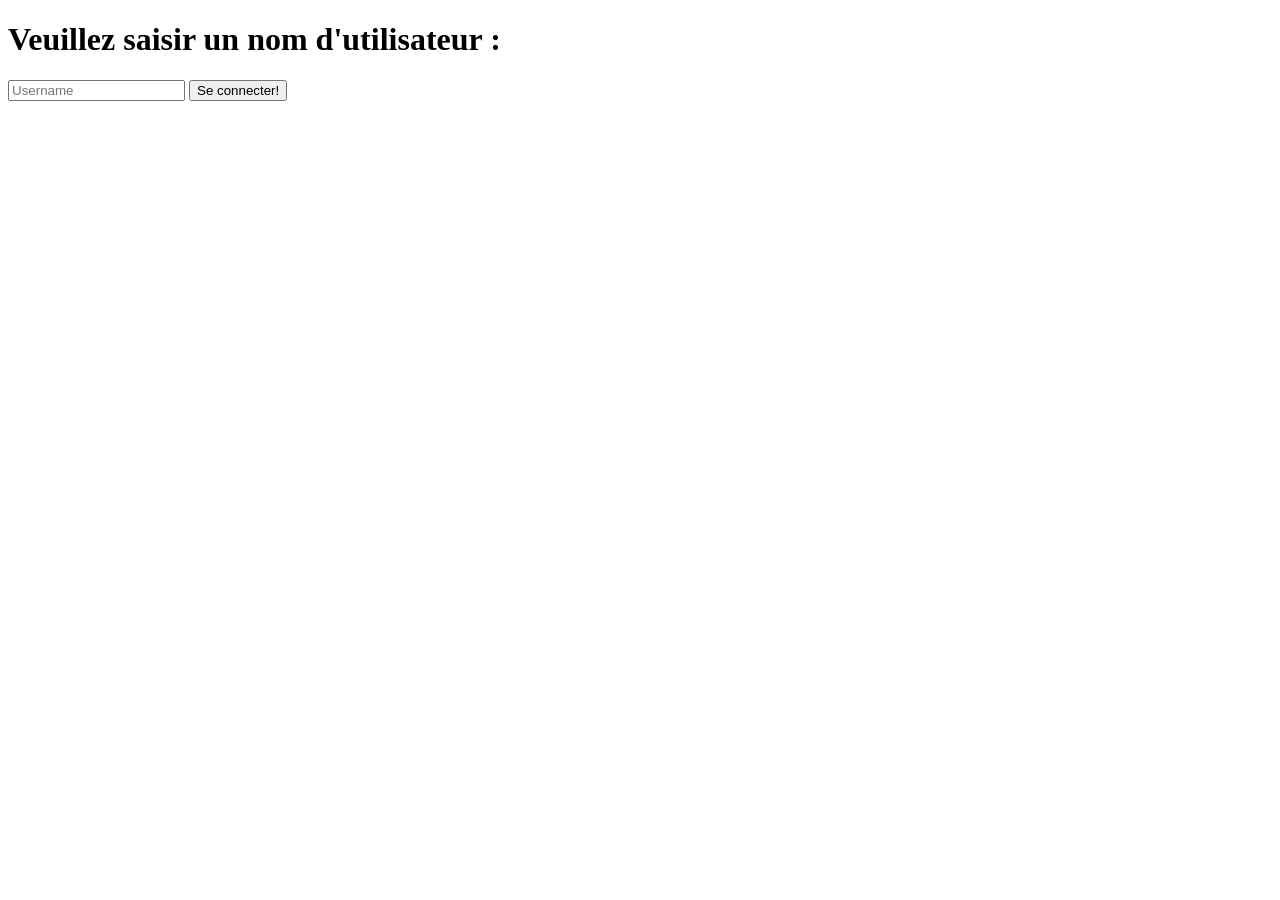
<file: pendu/front/html/login.html>
<!DOCTYPE html>
<html>
    <head>
        <script src="https://ajax.googleapis.com/ajax/libs/jquery/3.5.1/jquery.min.js"></script>
        <title>SUTOM - login</title>
    </head>
    <body>
        <h1>Veuillez saisir un nom d'utilisateur : </h1>
        <form id="loginForm" action="">
            <input id="username" autocomplete="off" placeholder="Username" />
            <input type="submit" value="Se connecter!"/>
        </form>
    </body>
    <script src="../js/modules/logger.js"></script>
    <script src="../js/login.js"></script>
</html>
</file>
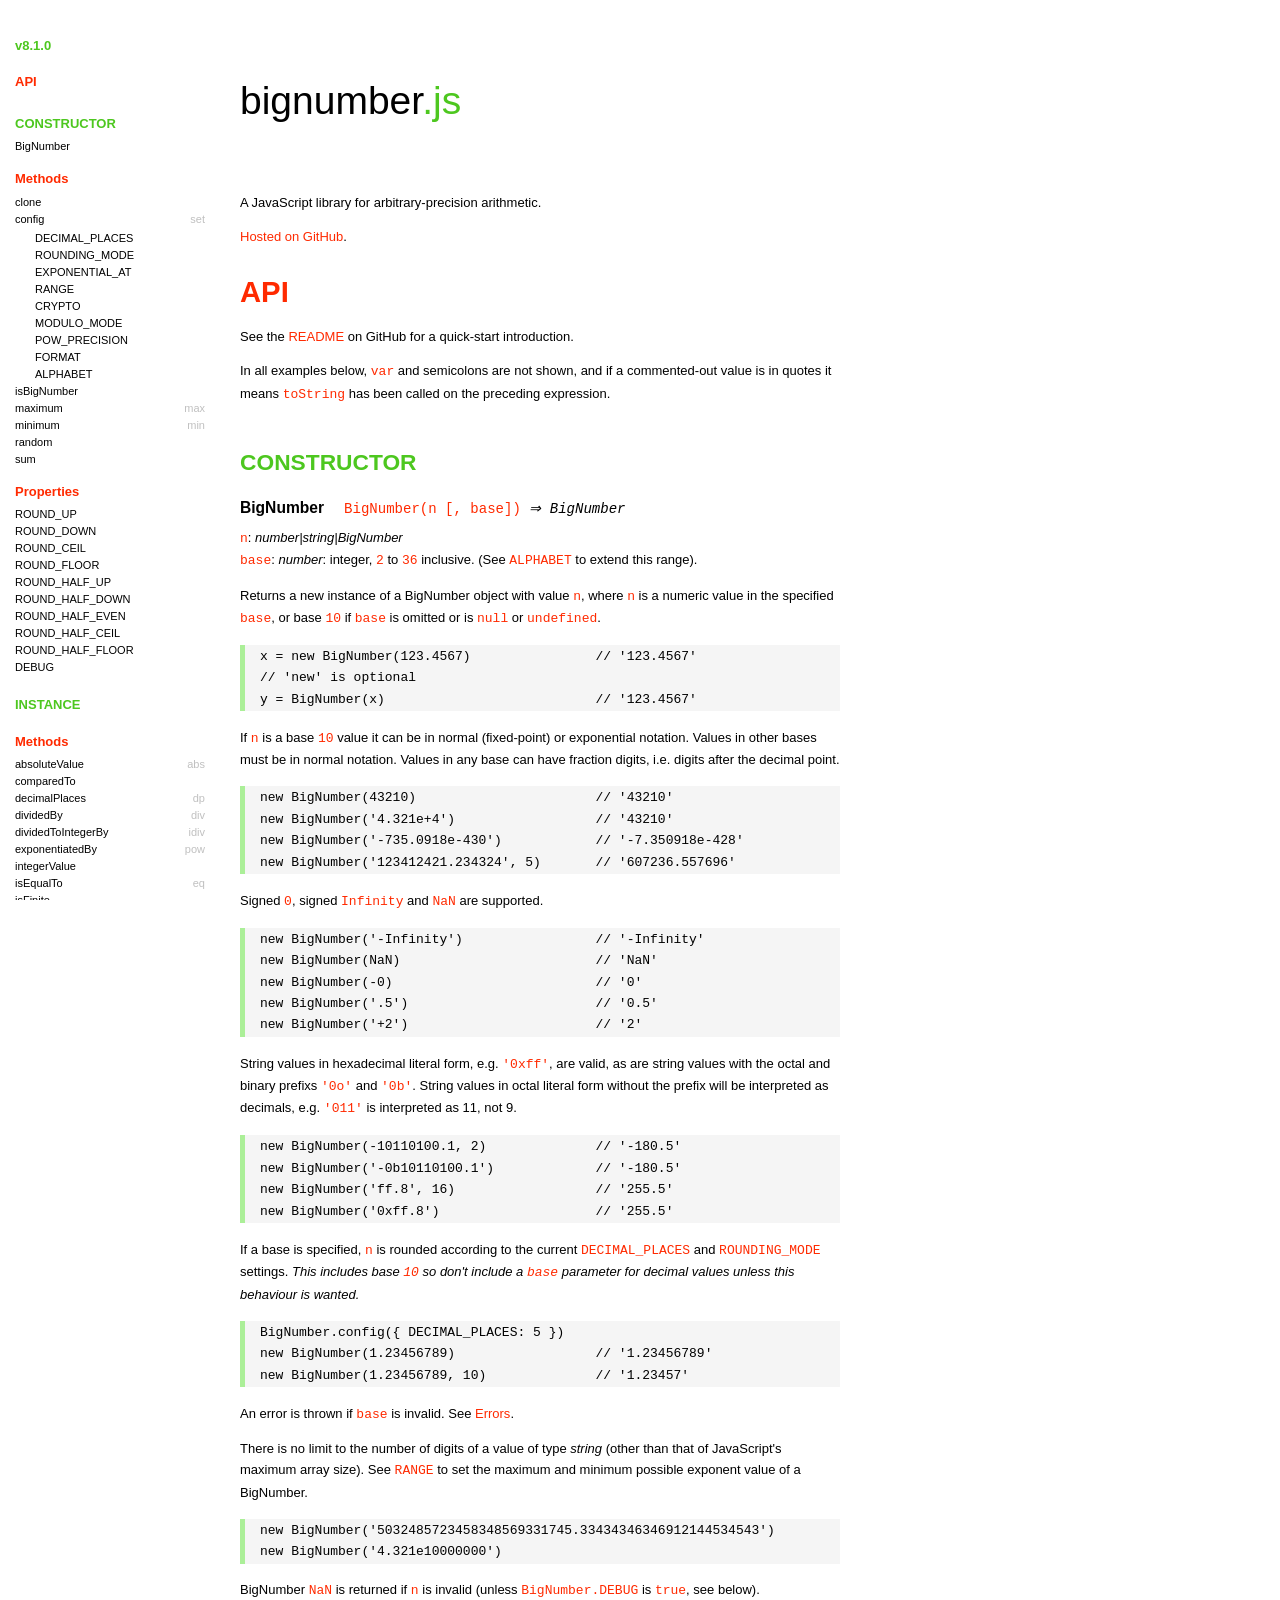
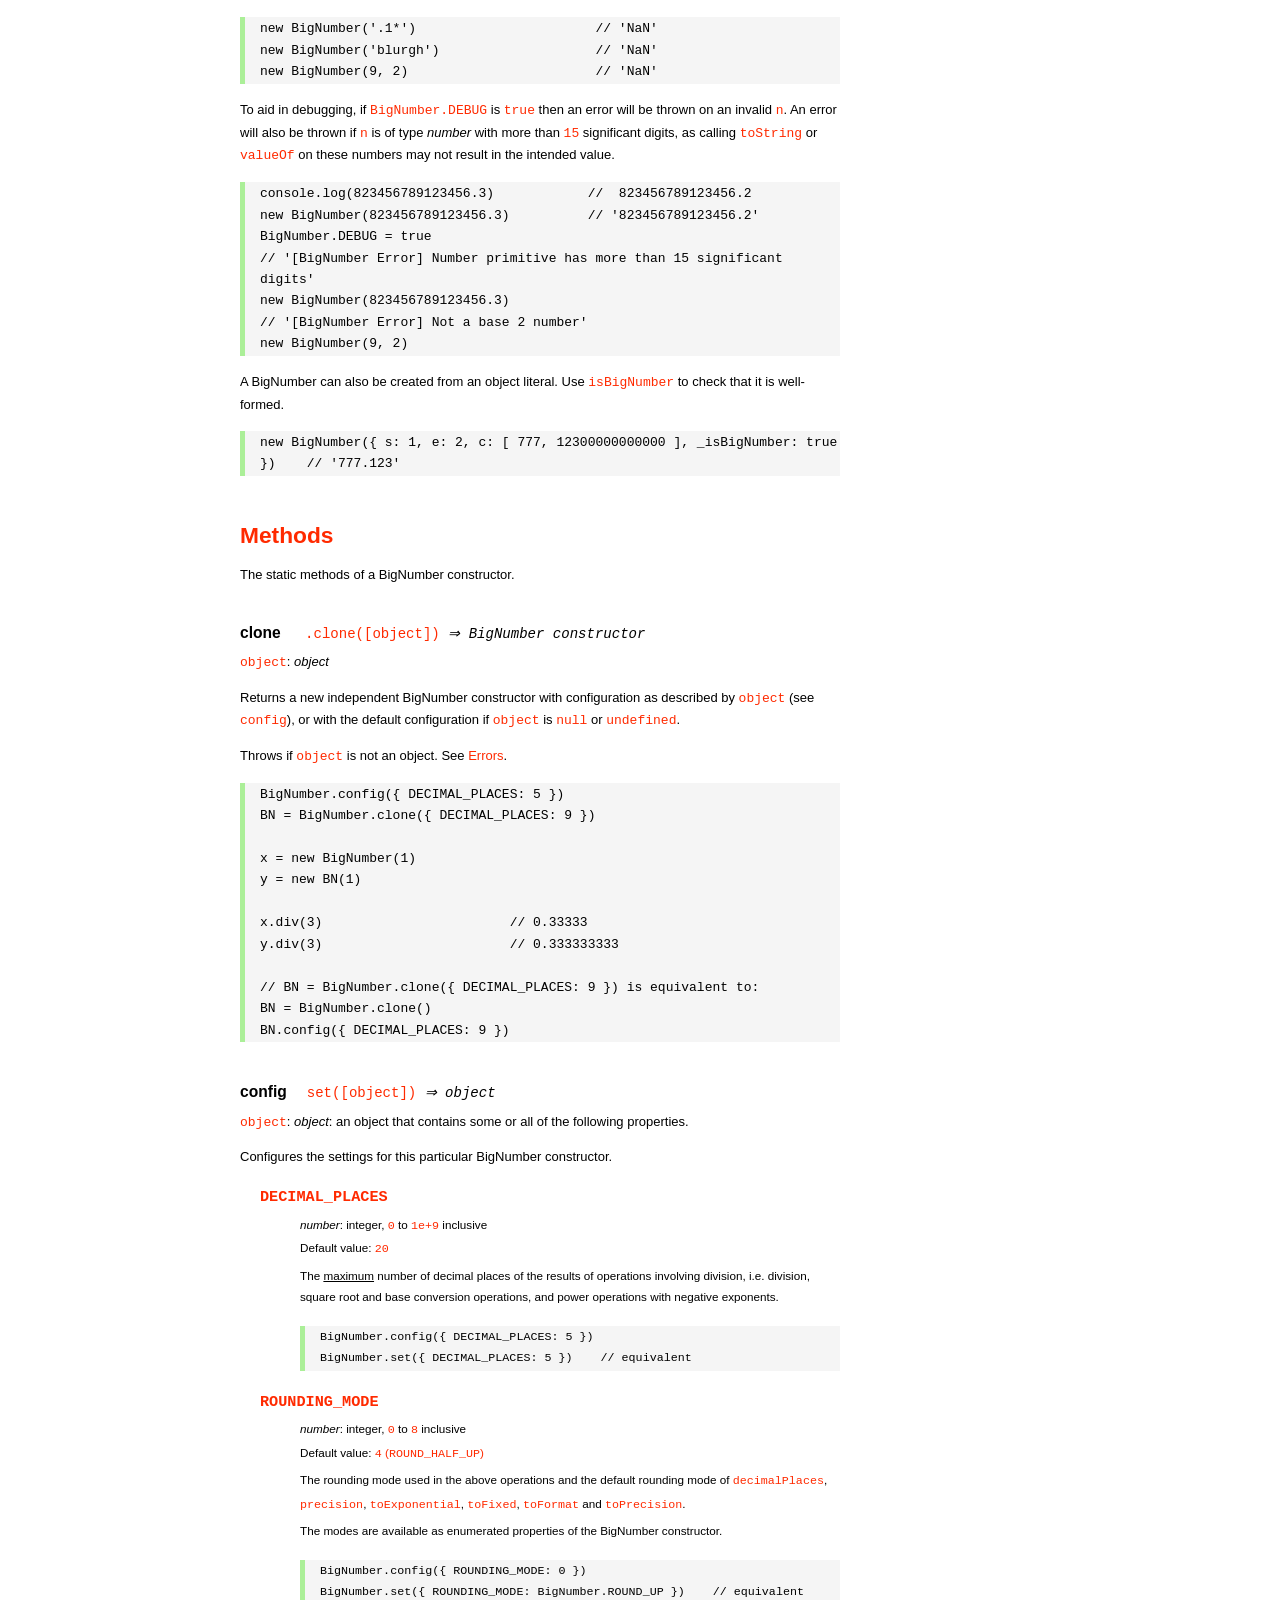
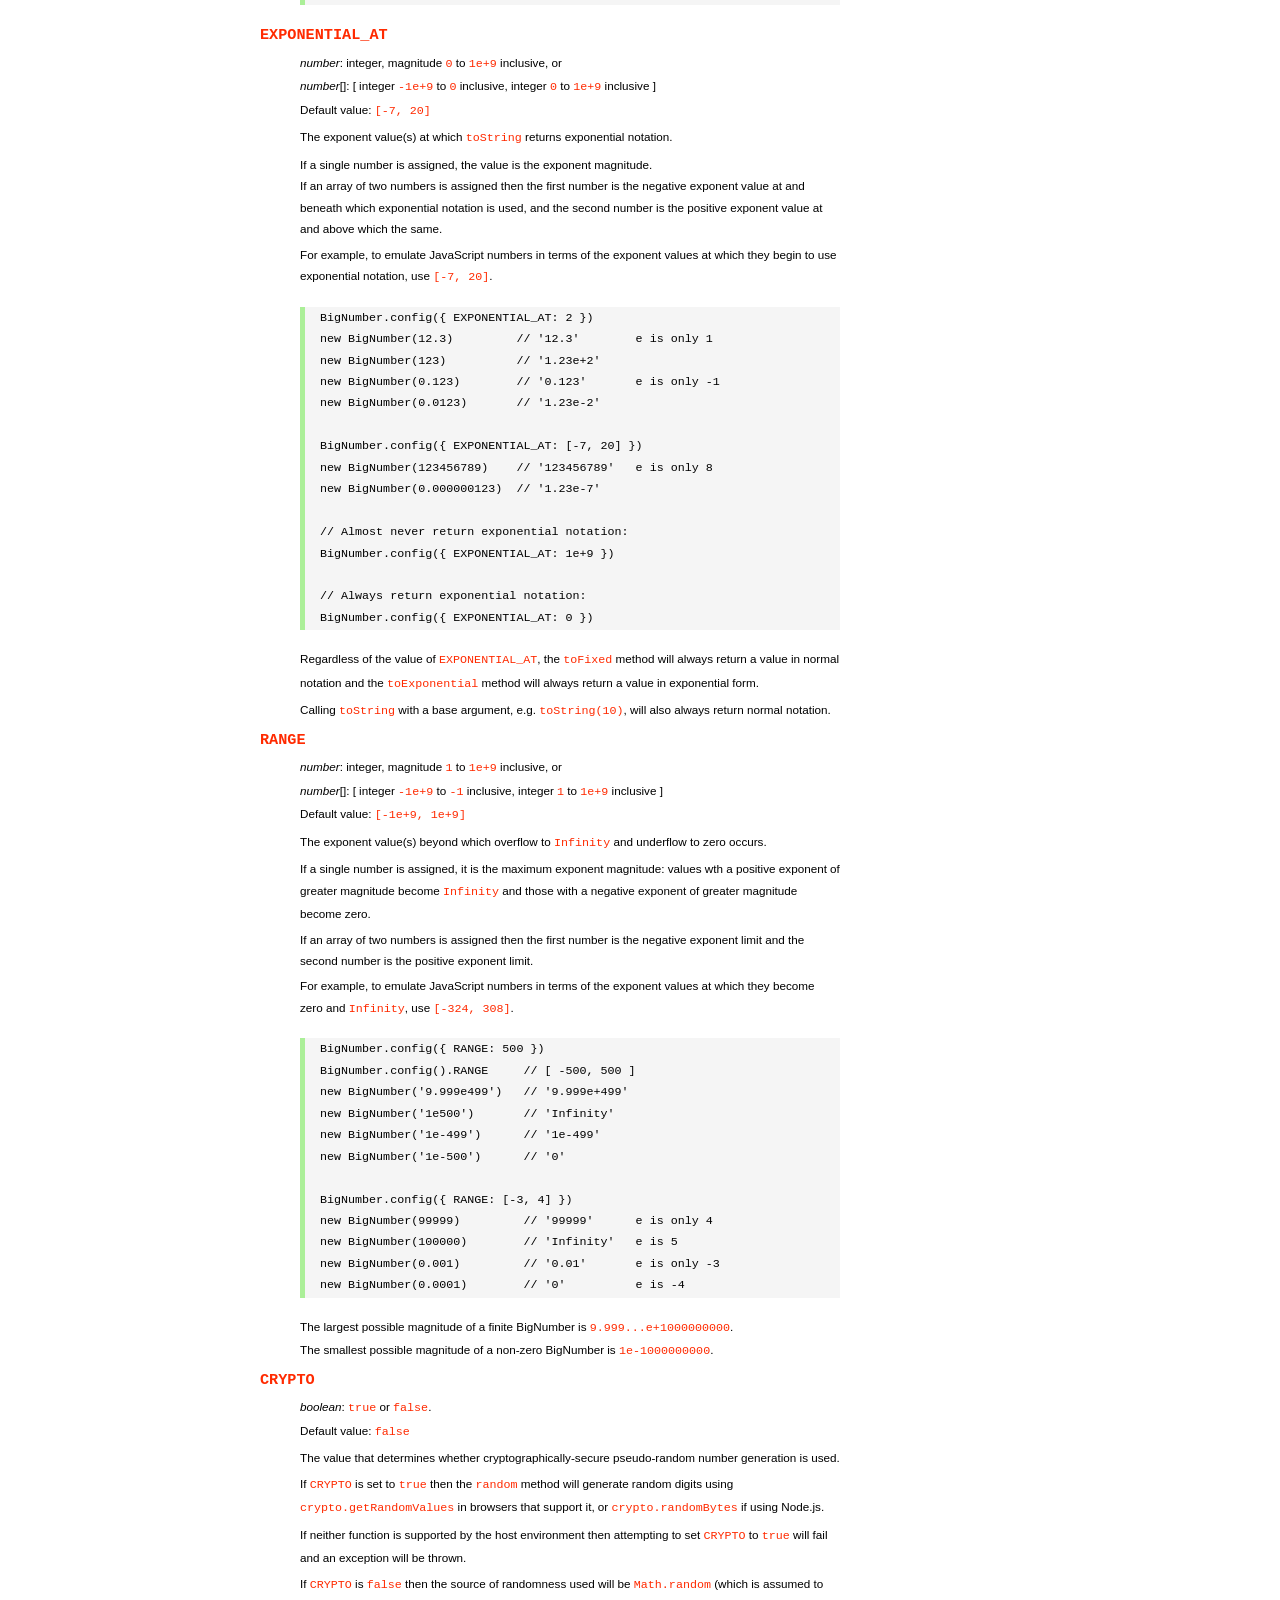
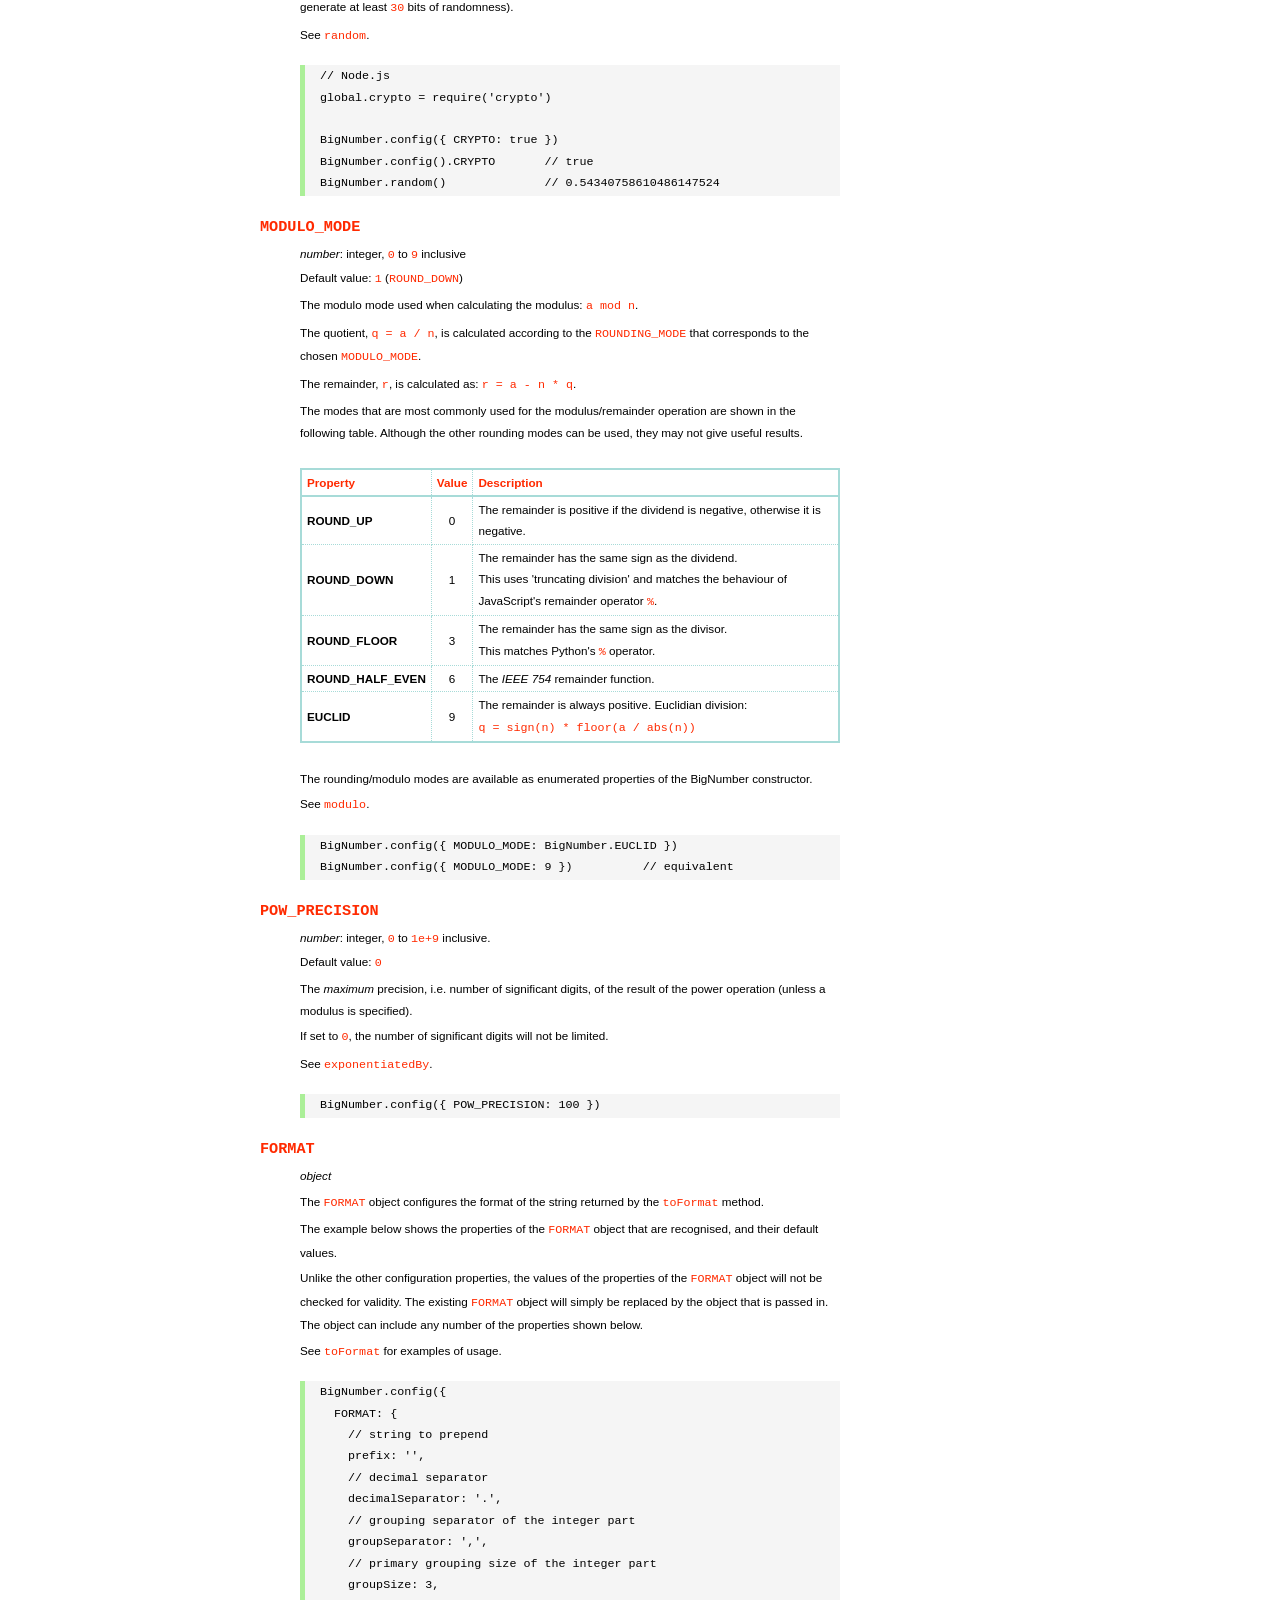
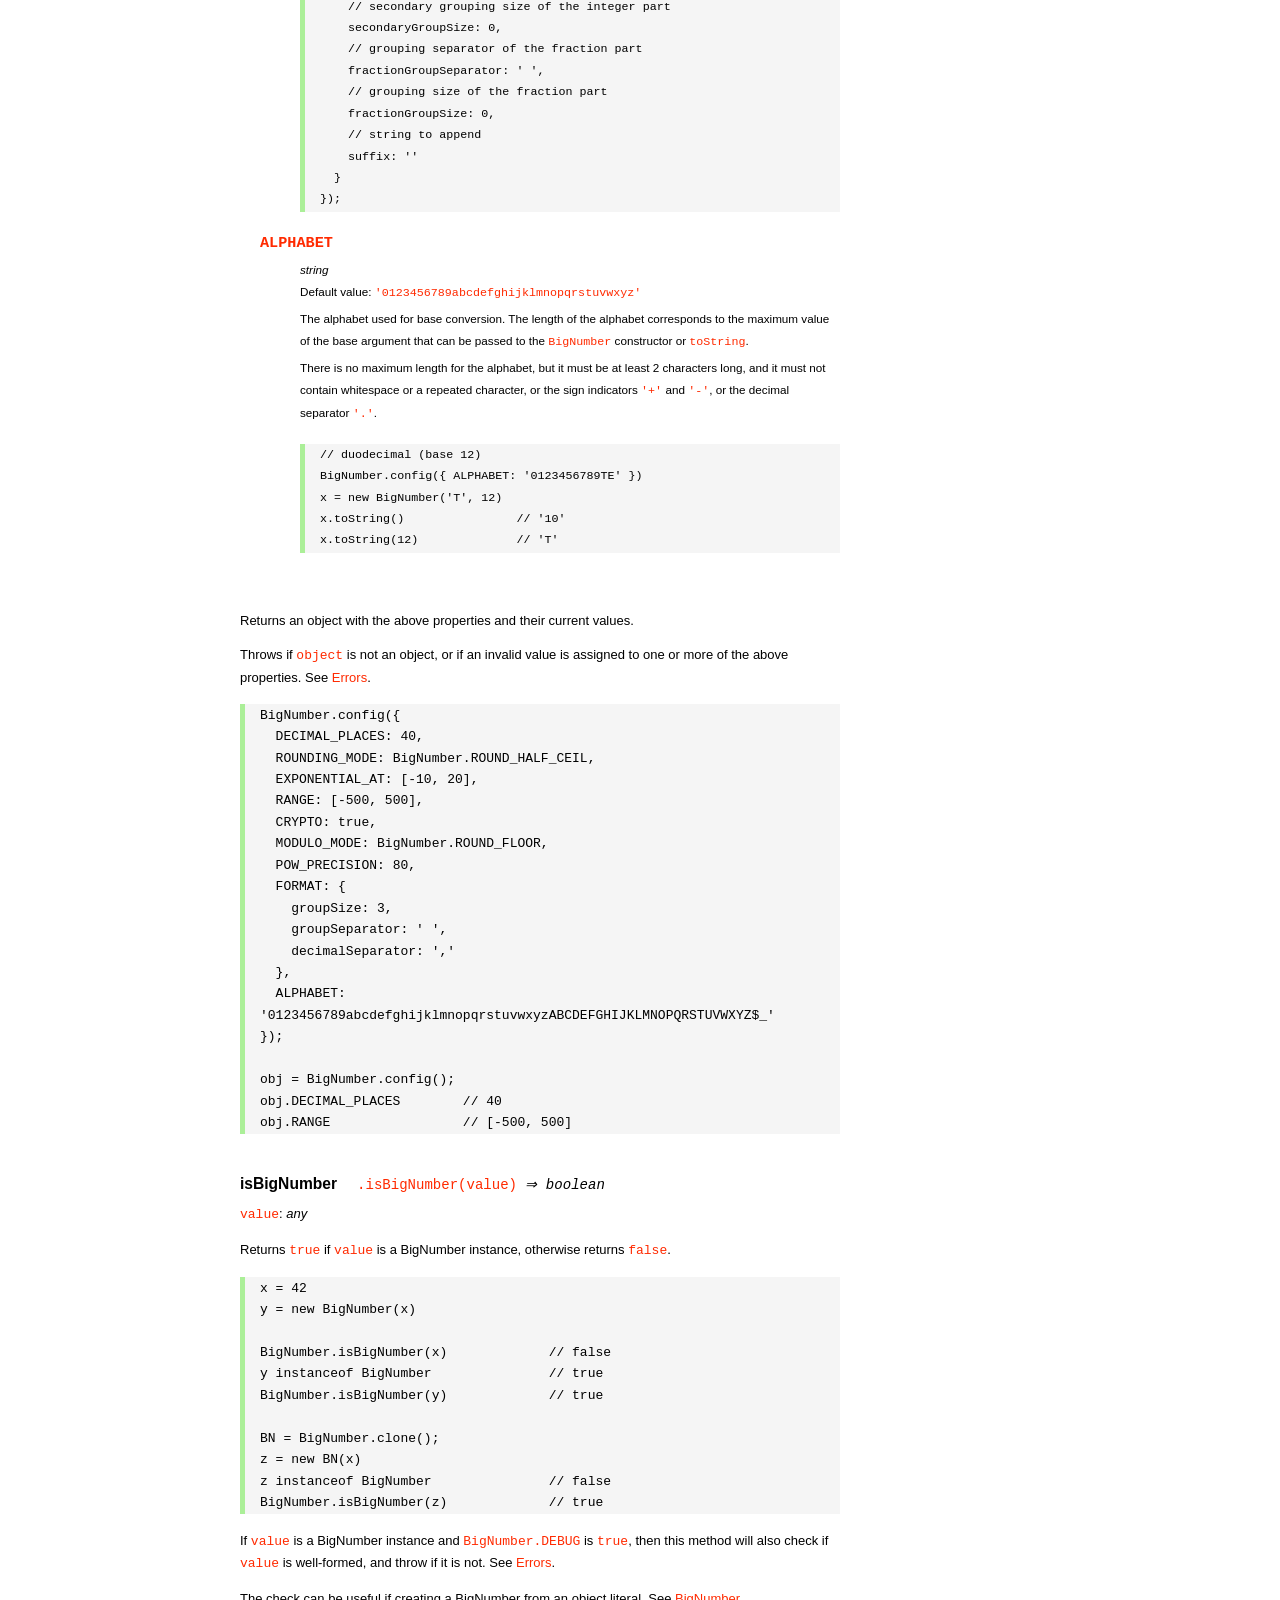
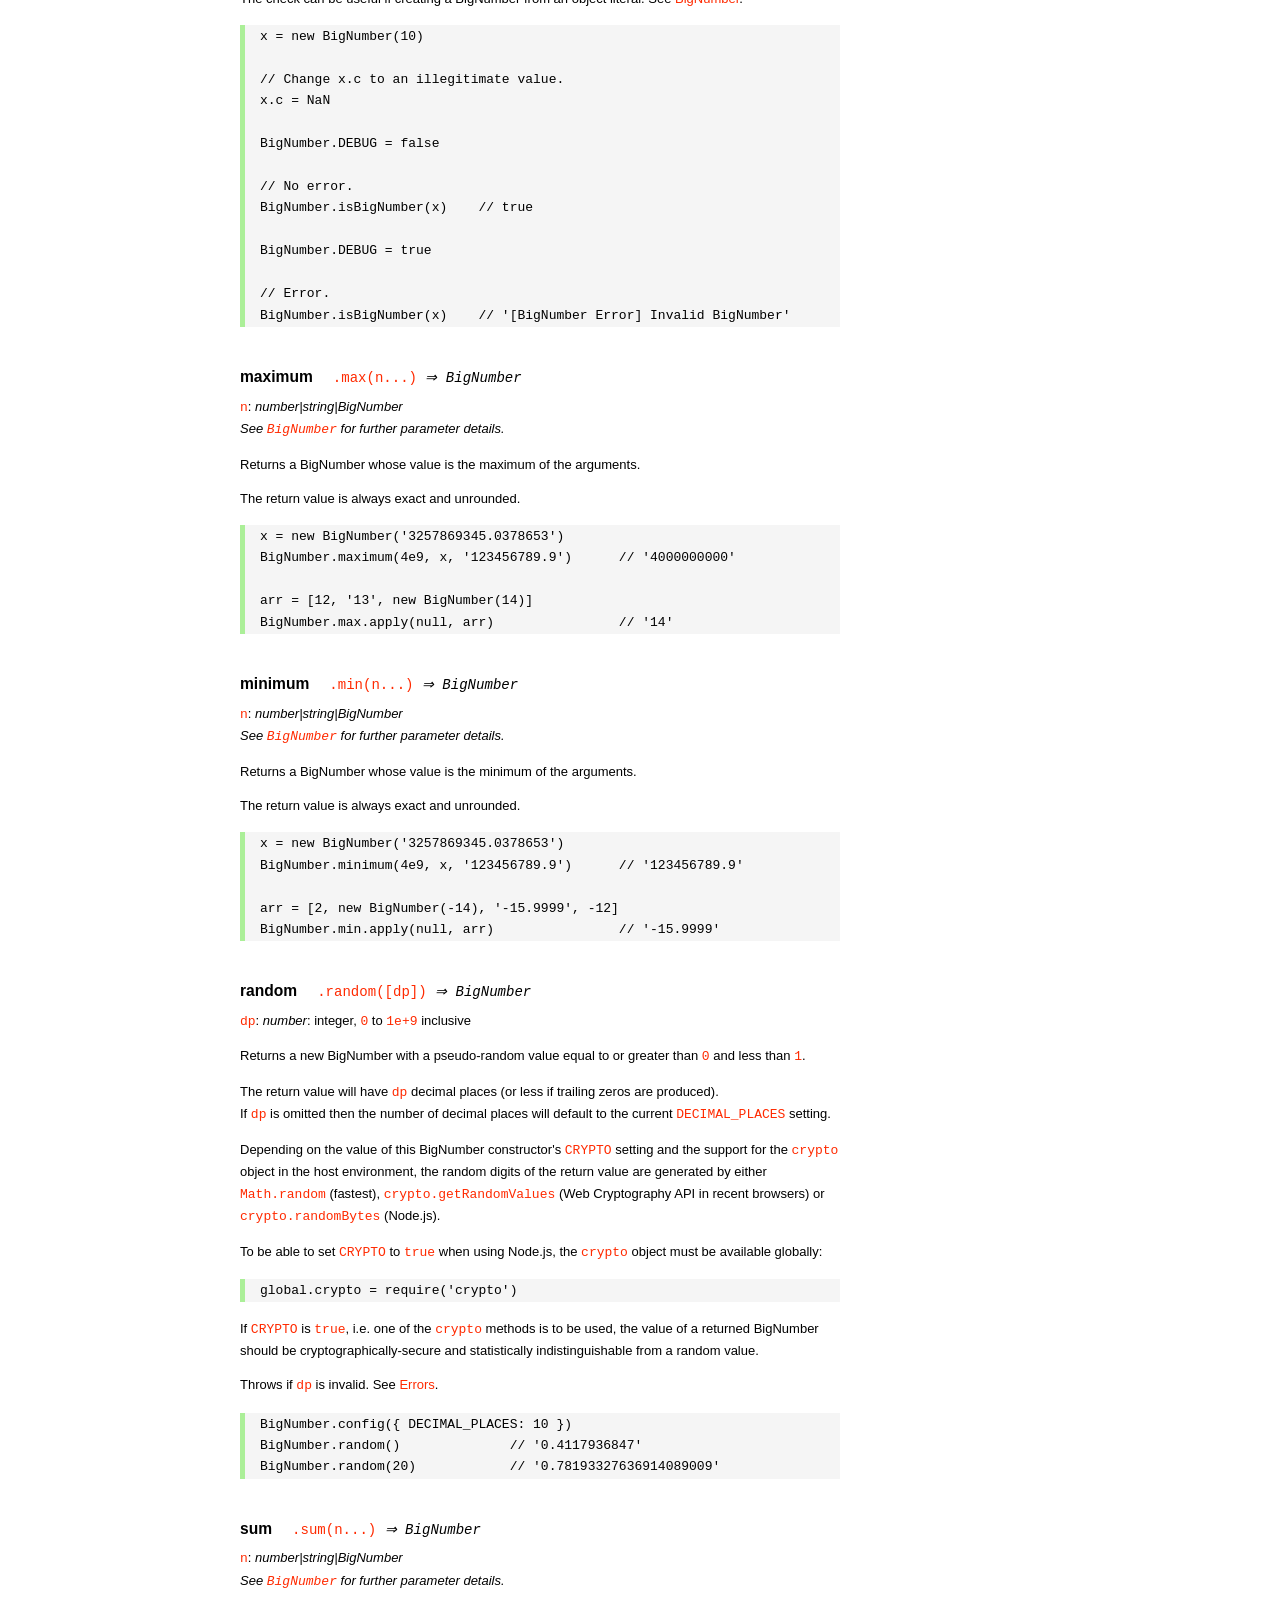
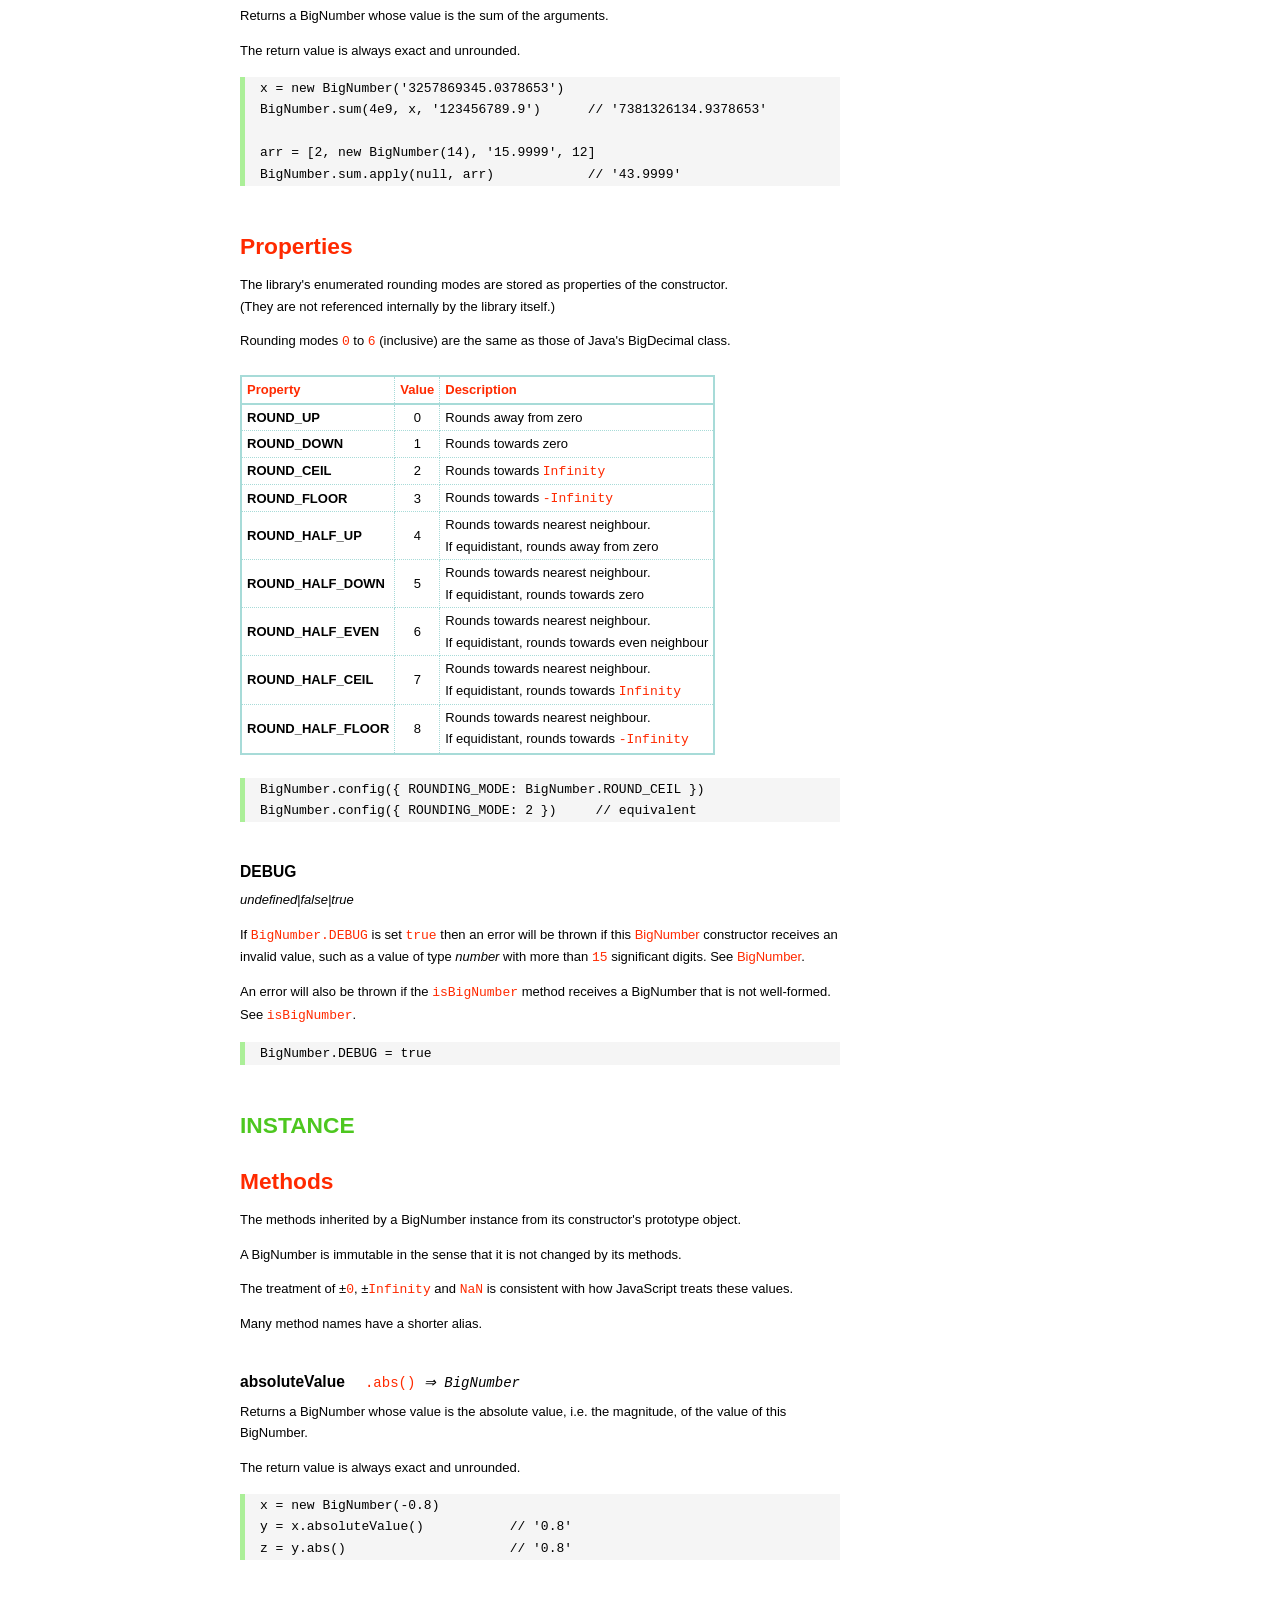
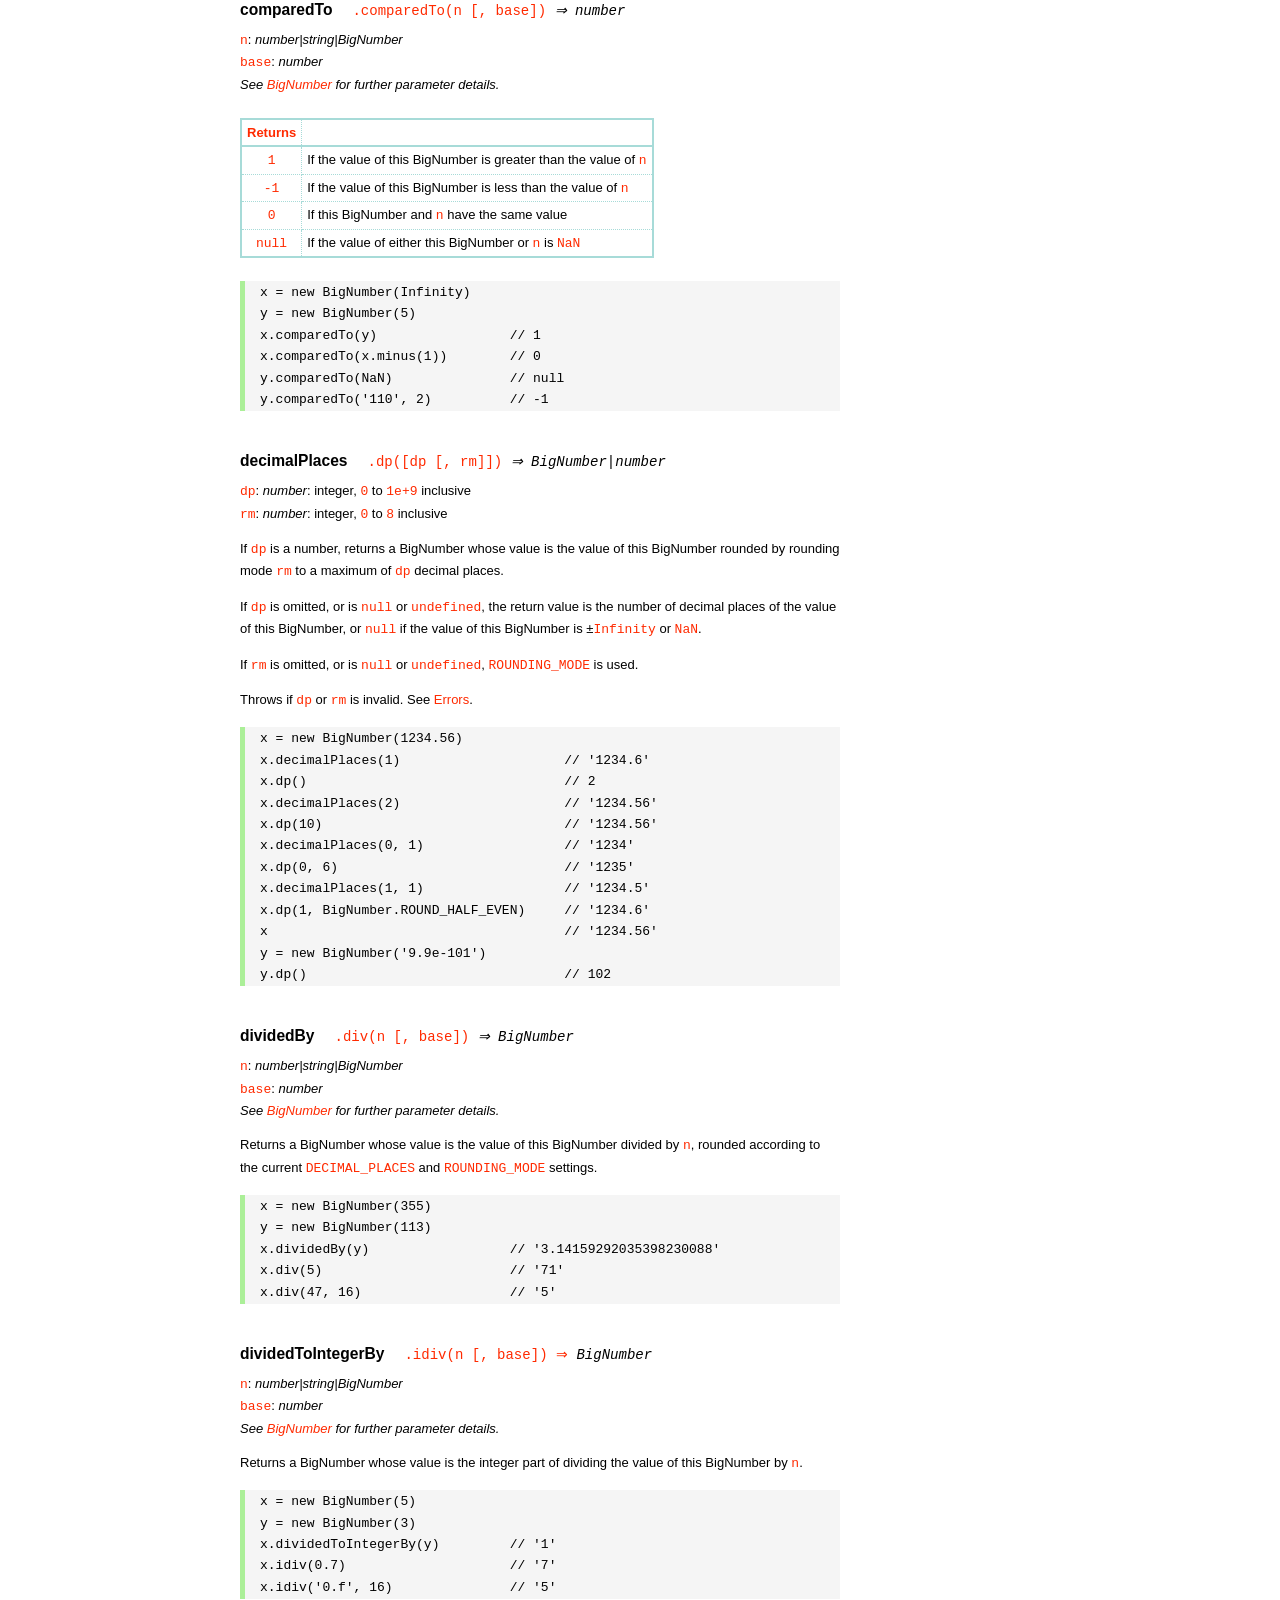
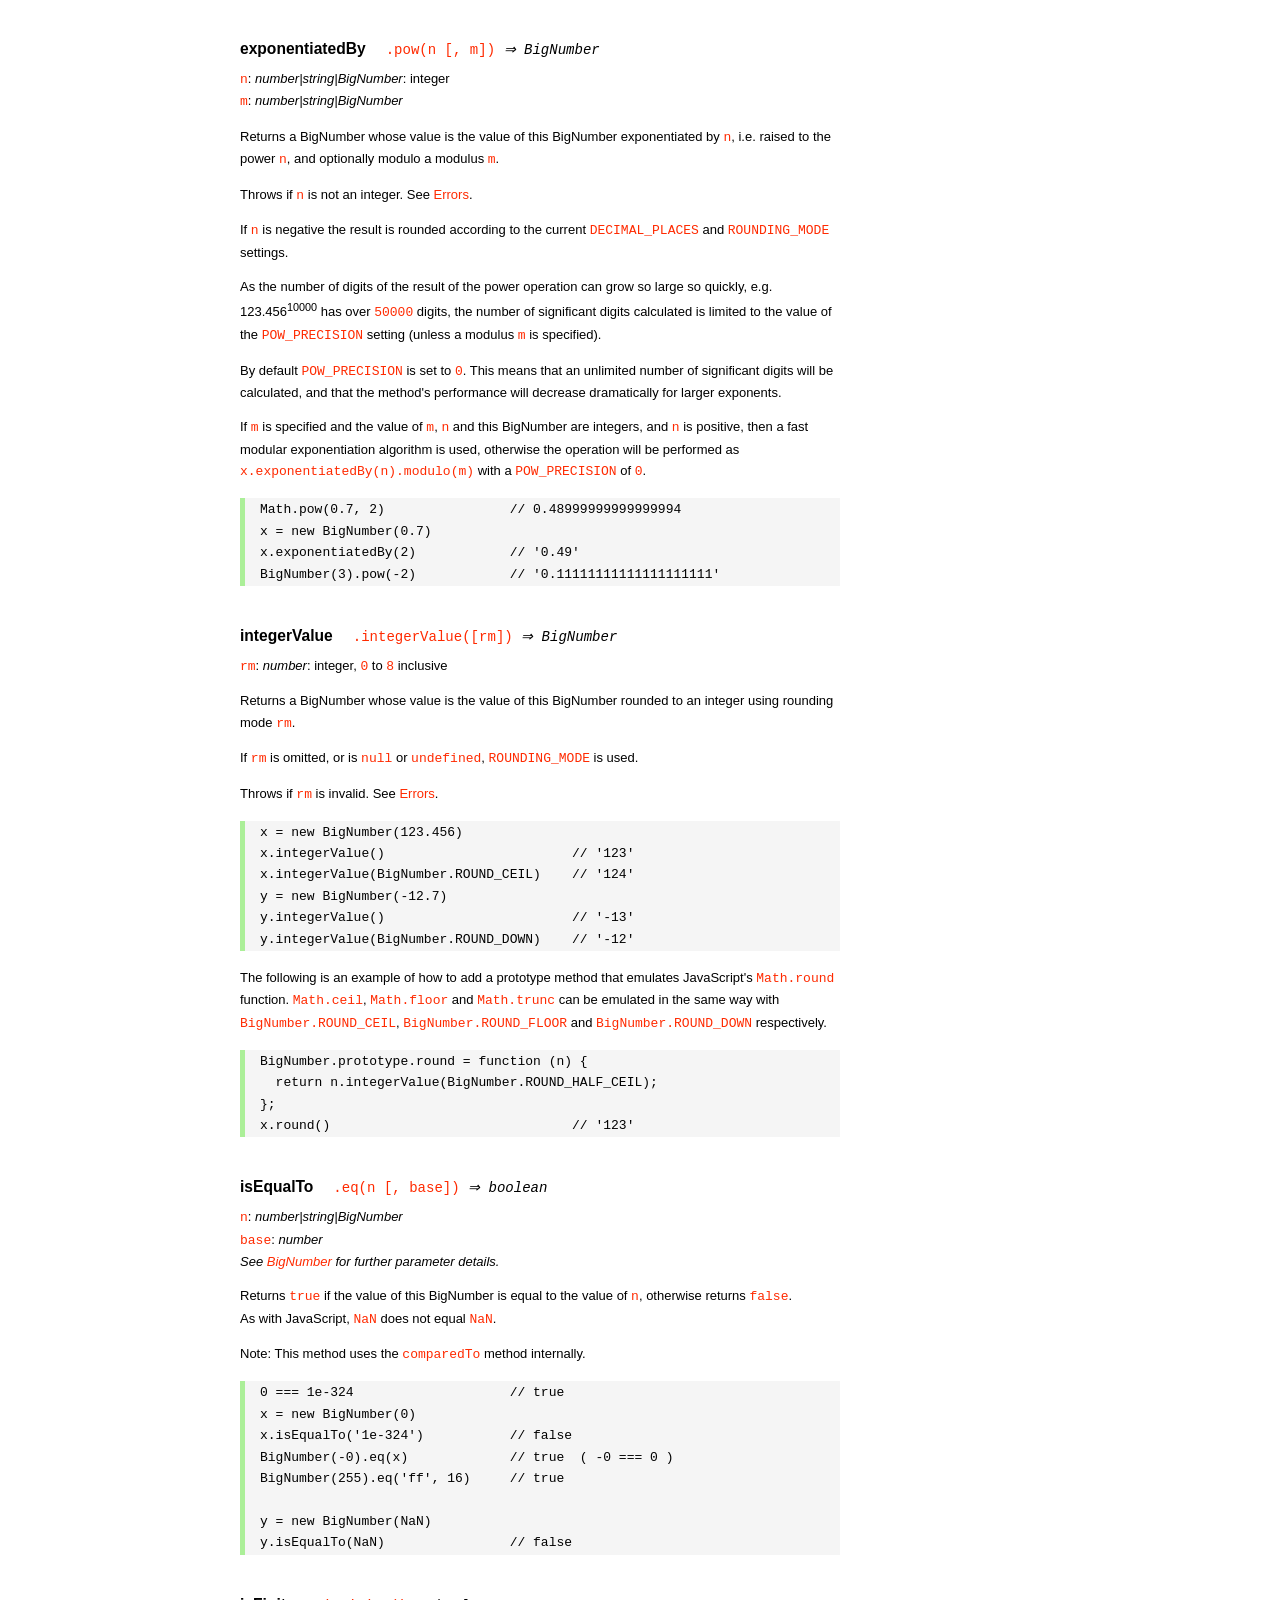
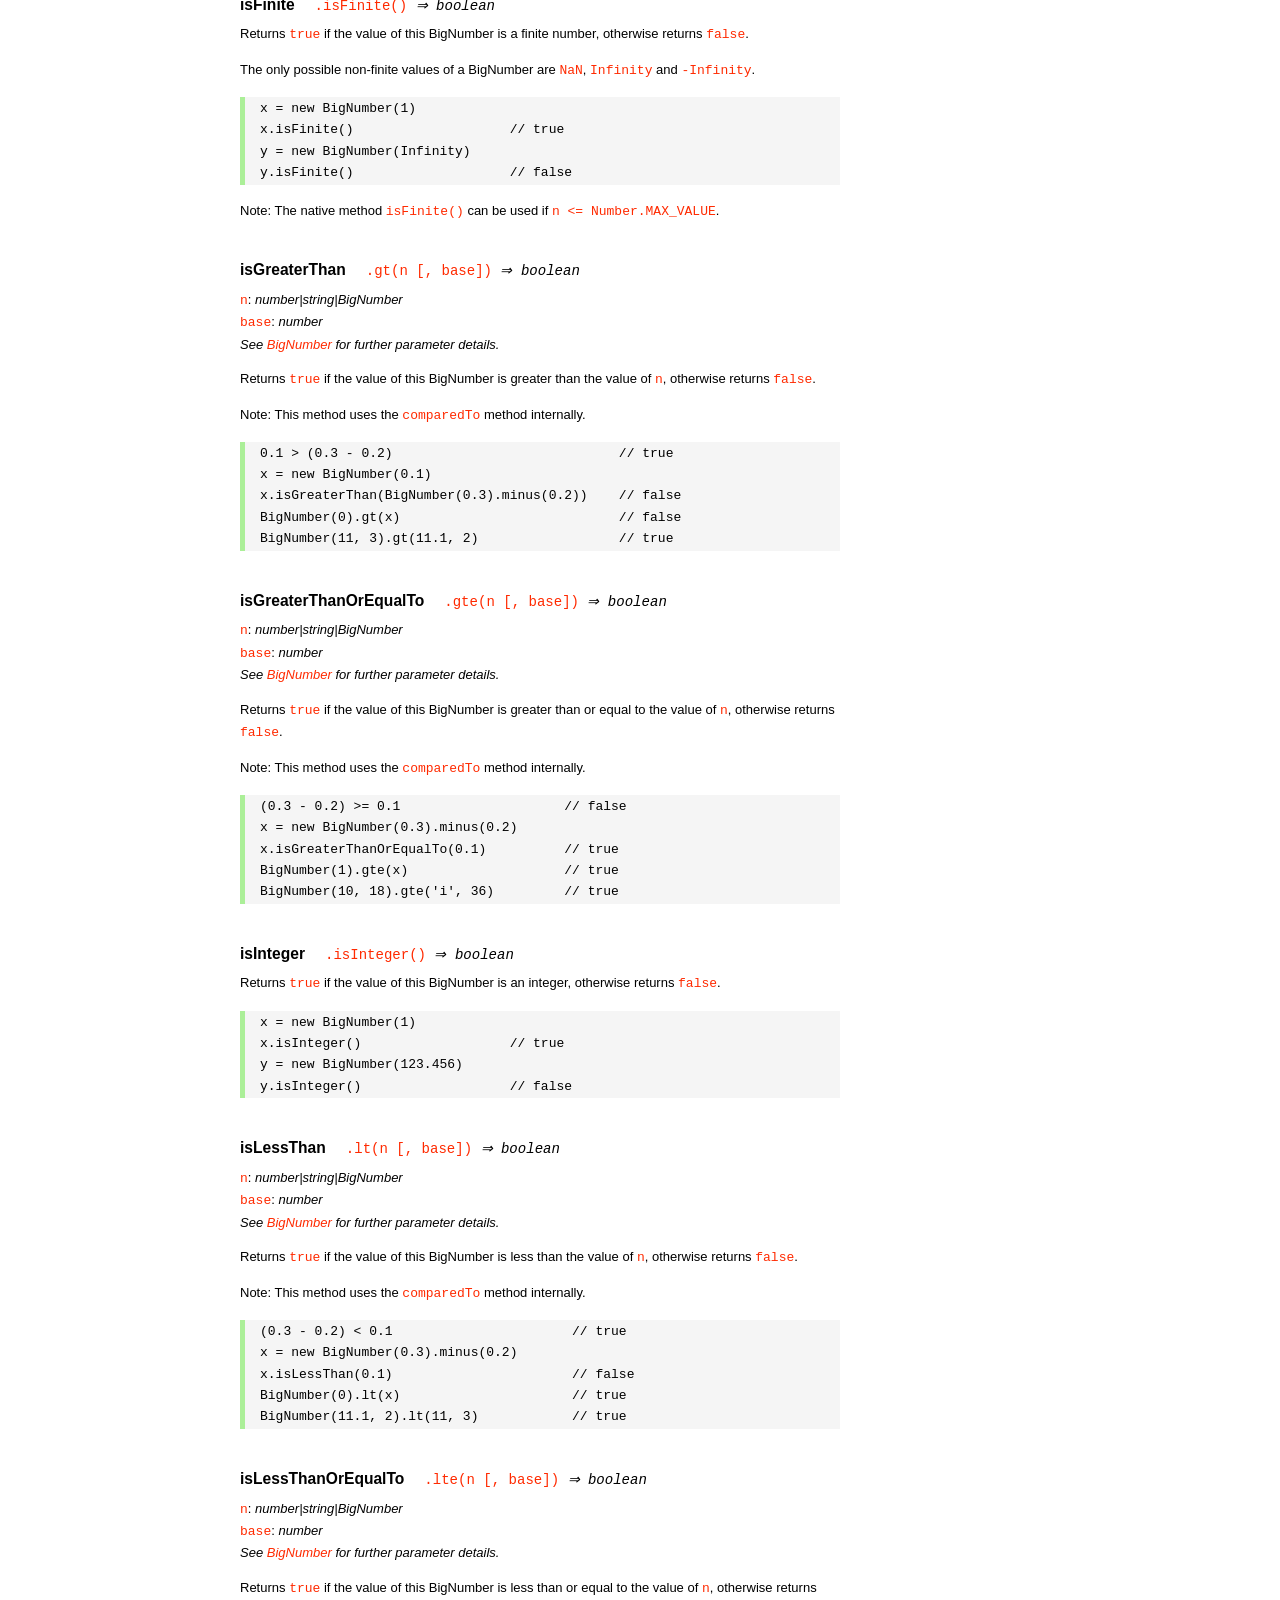
<file: pendu/node_modules/bignumber.js/doc/API.html>
<!DOCTYPE HTML>
<html>
<head>
<meta charset="utf-8">
<meta http-equiv="X-UA-Compatible" content="IE=edge">
<meta name="Author" content="M Mclaughlin">
<title>bignumber.js API</title>
<style>
html{font-size:100%}
body{background:#fff;font-family:"Helvetica Neue",Helvetica,Arial,sans-serif;font-size:13px;
  line-height:1.65em;min-height:100%;margin:0}
body,i{color:#000}
.nav{background:#fff;position:fixed;top:0;bottom:0;left:0;width:200px;overflow-y:auto;
  padding:15px 0 30px 15px}
div.container{width:600px;margin:50px 0 50px 240px}
p{margin:0 0 1em;width:600px}
pre,ul{margin:1em 0}
h1,h2,h3,h4,h5{margin:0;padding:1.5em 0 0}
h1,h2{padding:.75em 0}
h1{font:400 3em Verdana,sans-serif;color:#000;margin-bottom:1em}
h2{font-size:2.25em;color:#ff2a00}
h3{font-size:1.75em;color:#4dc71f}
h4{font-size:1.75em;color:#ff2a00;padding-bottom:.75em}
h5{font-size:1.2em;margin-bottom:.4em}
h6{font-size:1.1em;margin-bottom:0.8em;padding:0.5em 0}
dd{padding-top:.35em}
dt{padding-top:.5em}
b{font-weight:700}
dt b{font-size:1.3em}
a,a:visited{color:#ff2a00;text-decoration:none}
a:active,a:hover{outline:0;text-decoration:underline}
.nav a,.nav b,.nav a:visited{display:block;color:#ff2a00;font-weight:700; margin-top:15px}
.nav b{color:#4dc71f;margin-top:20px;cursor:default;width:auto}
ul{list-style-type:none;padding:0 0 0 20px}
.nav ul{line-height:14px;padding-left:0;margin:5px 0 0}
.nav ul a,.nav ul a:visited,span{display:inline;color:#000;font-family:Verdana,Geneva,sans-serif;
  font-size:11px;font-weight:400;margin:0}
.inset,ul.inset{margin-left:20px}
.inset{font-size:.9em}
.nav li{width:auto;margin:0 0 3px}
.alias{font-style:italic;margin-left:20px}
table{border-collapse:collapse;border-spacing:0;border:2px solid #a7dbd8;margin:1.75em 0;padding:0}
td,th{text-align:left;margin:0;padding:2px 5px;border:1px dotted #a7dbd8}
th{border-top:2px solid #a7dbd8;border-bottom:2px solid #a7dbd8;color:#ff2a00}
code,pre{font-family:Consolas, monaco, monospace;font-weight:400}
pre{background:#f5f5f5;white-space:pre-wrap;word-wrap:break-word;border-left:5px solid #abef98;
  padding:1px 0 1px 15px;margin:1.2em 0}
code,.nav-title{color:#ff2a00}
.end{margin-bottom:25px}
.centre{text-align:center}
.error-table{font-size:13px;width:100%}
#faq{margin:3em 0 0}
li span{float:right;margin-right:10px;color:#c0c0c0}
#js{font:inherit;color:#4dc71f}
</style>
</head>
<body>

  <div class="nav">

    <b>v8.1.0</b>

	<a class='nav-title' href="#">API</a>

    <b> CONSTRUCTOR </b>
    <ul>
      <li><a href="#bignumber">BigNumber</a></li>
    </ul>

    <a href="#methods">Methods</a>
    <ul>
      <li><a href="#clone">clone</a></li>
      <li><a href="#config" >config</a><span>set</span></li>
      <li>
        <ul class="inset">
          <li><a href="#decimal-places">DECIMAL_PLACES</a></li>
          <li><a href="#rounding-mode" >ROUNDING_MODE</a></li>
          <li><a href="#exponential-at">EXPONENTIAL_AT</a></li>
          <li><a href="#range"         >RANGE</a></li>
          <li><a href="#crypto"        >CRYPTO</a></li>
          <li><a href="#modulo-mode"   >MODULO_MODE</a></li>
          <li><a href="#pow-precision" >POW_PRECISION</a></li>
          <li><a href="#format"        >FORMAT</a></li>
          <li><a href="#alphabet"      >ALPHABET</a></li>
        </ul>
      </li>
      <li><a href="#isBigNumber">isBigNumber</a></li>
      <li><a href="#max"        >maximum</a><span>max</span></li>
      <li><a href="#min"        >minimum</a><span>min</span></li>
      <li><a href="#random"     >random</a></li>
      <li><a href="#sum"        >sum</a></li>
    </ul>

    <a href="#constructor-properties">Properties</a>
    <ul>
      <li><a href="#round-up"        >ROUND_UP</a></li>
      <li><a href="#round-down"      >ROUND_DOWN</a></li>
      <li><a href="#round-ceil"      >ROUND_CEIL</a></li>
      <li><a href="#round-floor"     >ROUND_FLOOR</a></li>
      <li><a href="#round-half-up"   >ROUND_HALF_UP</a></li>
      <li><a href="#round-half-down" >ROUND_HALF_DOWN</a></li>
      <li><a href="#round-half-even" >ROUND_HALF_EVEN</a></li>
      <li><a href="#round-half-ceil" >ROUND_HALF_CEIL</a></li>
      <li><a href="#round-half-floor">ROUND_HALF_FLOOR</a></li>
      <li><a href="#debug"           >DEBUG</a></li>
    </ul>

    <b> INSTANCE </b>

    <a href="#prototype-methods">Methods</a>
    <ul>
      <li><a href="#abs"    >absoluteValue         </a><span>abs</span>  </li>
      <li><a href="#cmp"    >comparedTo            </a>                  </li>
      <li><a href="#dp"     >decimalPlaces         </a><span>dp</span>   </li>
      <li><a href="#div"    >dividedBy             </a><span>div</span>  </li>
      <li><a href="#divInt" >dividedToIntegerBy    </a><span>idiv</span> </li>
      <li><a href="#pow"    >exponentiatedBy       </a><span>pow</span>  </li>
      <li><a href="#int"    >integerValue          </a>                  </li>
      <li><a href="#eq"     >isEqualTo             </a><span>eq</span>   </li>
      <li><a href="#isF"    >isFinite              </a>                  </li>
      <li><a href="#gt"     >isGreaterThan         </a><span>gt</span>   </li>
      <li><a href="#gte"    >isGreaterThanOrEqualTo</a><span>gte</span>  </li>
      <li><a href="#isInt"  >isInteger             </a>                  </li>
      <li><a href="#lt"     >isLessThan            </a><span>lt</span>   </li>
      <li><a href="#lte"    >isLessThanOrEqualTo   </a><span>lte</span>  </li>
      <li><a href="#isNaN"  >isNaN                 </a>                  </li>
      <li><a href="#isNeg"  >isNegative            </a>                  </li>
      <li><a href="#isPos"  >isPositive            </a>                  </li>
      <li><a href="#isZ"    >isZero                </a>                  </li>
      <li><a href="#minus"  >minus                 </a>                  </li>
      <li><a href="#mod"    >modulo                </a><span>mod</span>  </li>
      <li><a href="#times"  >multipliedBy          </a><span>times</span></li>
      <li><a href="#neg"    >negated               </a>                  </li>
      <li><a href="#plus"   >plus                  </a>                  </li>
      <li><a href="#sd"     >precision             </a><span>sd</span>   </li>
      <li><a href="#shift"  >shiftedBy             </a>                  </li>
      <li><a href="#sqrt"   >squareRoot            </a><span>sqrt</span> </li>
      <li><a href="#toE"    >toExponential         </a>                  </li>
      <li><a href="#toFix"  >toFixed               </a>                  </li>
      <li><a href="#toFor"  >toFormat              </a>                  </li>
      <li><a href="#toFr"   >toFraction            </a>                  </li>
      <li><a href="#toJSON" >toJSON                </a>                  </li>
      <li><a href="#toN"    >toNumber              </a>                  </li>
      <li><a href="#toP"    >toPrecision           </a>                  </li>
      <li><a href="#toS"    >toString              </a>                  </li>
      <li><a href="#valueOf">valueOf               </a>                  </li>
    </ul>

    <a href="#instance-properties">Properties</a>
    <ul>
      <li><a href="#coefficient">c: coefficient</a></li>
      <li><a href="#exponent"   >e: exponent</a></li>
      <li><a href="#sign"       >s: sign</a></li>
    </ul>

    <a href="#zero-nan-infinity">Zero, NaN &amp; Infinity</a>
    <a href="#Errors">Errors</a>
    <a href="#type-coercion">Type coercion</a>
    <a class='end' href="#faq">FAQ</a>

  </div>

  <div class="container">

    <h1>bignumber<span id='js'>.js</span></h1>

    <p>A JavaScript library for arbitrary-precision arithmetic.</p>
    <p><a href="https://github.com/MikeMcl/bignumber.js">Hosted on GitHub</a>. </p>

    <h2>API</h2>

    <p>
      See the <a href='https://github.com/MikeMcl/bignumber.js'>README</a> on GitHub for a
      quick-start introduction.
    </p>
    <p>
      In all examples below, <code>var</code> and semicolons are not shown, and if a commented-out
      value is in quotes it means <code>toString</code> has been called on the preceding expression.
    </p>


    <h3>CONSTRUCTOR</h3>


    <h5 id="bignumber">
      BigNumber<code class='inset'>BigNumber(n [, base]) <i>&rArr; BigNumber</i></code>
    </h5>
    <p>
      <code>n</code>: <i>number|string|BigNumber</i><br />
      <code>base</code>: <i>number</i>: integer, <code>2</code> to <code>36</code> inclusive. (See
      <a href='#alphabet'><code>ALPHABET</code></a> to extend this range).
    </p>
    <p>
      Returns a new instance of a BigNumber object with value <code>n</code>, where <code>n</code>
      is a numeric value in the specified <code>base</code>, or base <code>10</code> if
      <code>base</code> is omitted or is <code>null</code> or <code>undefined</code>.
    </p>
    <pre>
x = new BigNumber(123.4567)                // '123.4567'
// 'new' is optional
y = BigNumber(x)                           // '123.4567'</pre>
    <p>
      If <code>n</code> is a base <code>10</code> value it can be in normal (fixed-point) or
      exponential notation. Values in other bases must be in normal notation. Values in any base can
      have fraction digits, i.e. digits after the decimal point.
    </p>
    <pre>
new BigNumber(43210)                       // '43210'
new BigNumber('4.321e+4')                  // '43210'
new BigNumber('-735.0918e-430')            // '-7.350918e-428'
new BigNumber('123412421.234324', 5)       // '607236.557696'</pre>
    <p>
      Signed <code>0</code>, signed <code>Infinity</code> and <code>NaN</code> are supported.
    </p>
    <pre>
new BigNumber('-Infinity')                 // '-Infinity'
new BigNumber(NaN)                         // 'NaN'
new BigNumber(-0)                          // '0'
new BigNumber('.5')                        // '0.5'
new BigNumber('+2')                        // '2'</pre>
    <p>
      String values in hexadecimal literal form, e.g. <code>'0xff'</code>, are valid, as are
      string values with the octal and binary prefixs <code>'0o'</code> and <code>'0b'</code>.
      String values in octal literal form without the prefix will be interpreted as
      decimals, e.g. <code>'011'</code> is interpreted as 11, not 9.
    </p>
    <pre>
new BigNumber(-10110100.1, 2)              // '-180.5'
new BigNumber('-0b10110100.1')             // '-180.5'
new BigNumber('ff.8', 16)                  // '255.5'
new BigNumber('0xff.8')                    // '255.5'</pre>
    <p>
      If a base is specified, <code>n</code> is rounded according to the current
      <a href='#decimal-places'><code>DECIMAL_PLACES</code></a> and
      <a href='#rounding-mode'><code>ROUNDING_MODE</code></a> settings. <em>This includes base
      <code>10</code> so don't include a <code>base</code> parameter for decimal values unless
      this behaviour is wanted.</em>
    </p>
    <pre>BigNumber.config({ DECIMAL_PLACES: 5 })
new BigNumber(1.23456789)                  // '1.23456789'
new BigNumber(1.23456789, 10)              // '1.23457'</pre>
    <p>An error is thrown if <code>base</code> is invalid. See <a href='#Errors'>Errors</a>.</p>
    <p>
      There is no limit to the number of digits of a value of type <em>string</em> (other than
      that of JavaScript's maximum array size). See <a href='#range'><code>RANGE</code></a> to set
      the maximum and minimum possible exponent value of a BigNumber.
    </p>
    <pre>
new BigNumber('5032485723458348569331745.33434346346912144534543')
new BigNumber('4.321e10000000')</pre>
    <p>BigNumber <code>NaN</code> is returned if <code>n</code> is invalid
    (unless <code>BigNumber.DEBUG</code> is <code>true</code>, see below).</p>
    <pre>
new BigNumber('.1*')                       // 'NaN'
new BigNumber('blurgh')                    // 'NaN'
new BigNumber(9, 2)                        // 'NaN'</pre>
    <p>
      To aid in debugging, if <code>BigNumber.DEBUG</code> is <code>true</code> then an error will
      be thrown on an invalid <code>n</code>. An error will also be thrown if <code>n</code> is of
      type <em>number</em> with more than <code>15</code> significant digits, as calling
      <code><a href='#toS'>toString</a></code> or <code><a href='#valueOf'>valueOf</a></code> on
      these numbers may not result in the intended value.
    </p>
      <pre>
console.log(823456789123456.3)            //  823456789123456.2
new BigNumber(823456789123456.3)          // '823456789123456.2'
BigNumber.DEBUG = true
// '[BigNumber Error] Number primitive has more than 15 significant digits'
new BigNumber(823456789123456.3)
// '[BigNumber Error] Not a base 2 number'
new BigNumber(9, 2)</pre>
    <p>
      A BigNumber can also be created from an object literal.
      Use <code><a href='#isBigNumber'>isBigNumber</a></code> to check that it is well-formed.
    </p>
    <pre>new BigNumber({ s: 1, e: 2, c: [ 777, 12300000000000 ], _isBigNumber: true })    // '777.123'</pre>




    <h4 id="methods">Methods</h4>
     <p>The static methods of a BigNumber constructor.</p>




    <h5 id="clone">clone
      <code class='inset'>.clone([object]) <i>&rArr; BigNumber constructor</i></code>
    </h5>
    <p><code>object</code>: <i>object</i></p>
    <p>
      Returns a new independent BigNumber constructor with configuration as described by
      <code>object</code> (see <a href='#config'><code>config</code></a>), or with the default
      configuration if <code>object</code> is <code>null</code> or <code>undefined</code>.
    </p>
    <p>
      Throws if <code>object</code> is not an object. See <a href='#Errors'>Errors</a>.
    </p>
    <pre>BigNumber.config({ DECIMAL_PLACES: 5 })
BN = BigNumber.clone({ DECIMAL_PLACES: 9 })

x = new BigNumber(1)
y = new BN(1)

x.div(3)                        // 0.33333
y.div(3)                        // 0.333333333

// BN = BigNumber.clone({ DECIMAL_PLACES: 9 }) is equivalent to:
BN = BigNumber.clone()
BN.config({ DECIMAL_PLACES: 9 })</pre>



    <h5 id="config">config<code class='inset'>set([object]) <i>&rArr; object</i></code></h5>
    <p>
      <code>object</code>: <i>object</i>: an object that contains some or all of the following
      properties.
    </p>
    <p>Configures the settings for this particular BigNumber constructor.</p>

    <dl class='inset'>
      <dt id="decimal-places"><code><b>DECIMAL_PLACES</b></code></dt>
      <dd>
        <i>number</i>: integer, <code>0</code> to <code>1e+9</code> inclusive<br />
        Default value: <code>20</code>
      </dd>
      <dd>
        The <u>maximum</u> number of decimal places of the results of operations involving
        division, i.e. division, square root and base conversion operations, and power
        operations with negative exponents.<br />
      </dd>
      <dd>
      <pre>BigNumber.config({ DECIMAL_PLACES: 5 })
BigNumber.set({ DECIMAL_PLACES: 5 })    // equivalent</pre>
      </dd>



      <dt id="rounding-mode"><code><b>ROUNDING_MODE</b></code></dt>
      <dd>
        <i>number</i>: integer, <code>0</code> to <code>8</code> inclusive<br />
        Default value: <code>4</code> <a href="#round-half-up">(<code>ROUND_HALF_UP</code>)</a>
      </dd>
      <dd>
        The rounding mode used in the above operations and the default rounding mode of
        <a href='#dp'><code>decimalPlaces</code></a>,
        <a href='#sd'><code>precision</code></a>,
        <a href='#toE'><code>toExponential</code></a>,
        <a href='#toFix'><code>toFixed</code></a>,
        <a href='#toFor'><code>toFormat</code></a> and
        <a href='#toP'><code>toPrecision</code></a>.
      </dd>
      <dd>The modes are available as enumerated properties of the BigNumber constructor.</dd>
       <dd>
      <pre>BigNumber.config({ ROUNDING_MODE: 0 })
BigNumber.set({ ROUNDING_MODE: BigNumber.ROUND_UP })    // equivalent</pre>
        </dd>



      <dt id="exponential-at"><code><b>EXPONENTIAL_AT</b></code></dt>
      <dd>
        <i>number</i>: integer, magnitude <code>0</code> to <code>1e+9</code> inclusive, or
        <br />
        <i>number</i>[]: [ integer <code>-1e+9</code> to <code>0</code> inclusive, integer
        <code>0</code> to <code>1e+9</code> inclusive ]<br />
        Default value: <code>[-7, 20]</code>
      </dd>
      <dd>
        The exponent value(s) at which <code>toString</code> returns exponential notation.
      </dd>
      <dd>
        If a single number is assigned, the value is the exponent magnitude.<br />
        If an array of two numbers is assigned then the first number is the negative exponent
        value at and beneath which exponential notation is used, and the second number is the
        positive exponent value at and above which the same.
      </dd>
      <dd>
        For example, to emulate JavaScript numbers in terms of the exponent values at which they
        begin to use exponential notation, use <code>[-7, 20]</code>.
      </dd>
      <dd>
      <pre>BigNumber.config({ EXPONENTIAL_AT: 2 })
new BigNumber(12.3)         // '12.3'        e is only 1
new BigNumber(123)          // '1.23e+2'
new BigNumber(0.123)        // '0.123'       e is only -1
new BigNumber(0.0123)       // '1.23e-2'

BigNumber.config({ EXPONENTIAL_AT: [-7, 20] })
new BigNumber(123456789)    // '123456789'   e is only 8
new BigNumber(0.000000123)  // '1.23e-7'

// Almost never return exponential notation:
BigNumber.config({ EXPONENTIAL_AT: 1e+9 })

// Always return exponential notation:
BigNumber.config({ EXPONENTIAL_AT: 0 })</pre>
      </dd>
      <dd>
        Regardless of the value of <code>EXPONENTIAL_AT</code>, the <code>toFixed</code> method
        will always return a value in normal notation and the <code>toExponential</code> method
        will always return a value in exponential form.
      </dd>
      <dd>
        Calling <code>toString</code> with a base argument, e.g. <code>toString(10)</code>, will
        also always return normal notation.
      </dd>



      <dt id="range"><code><b>RANGE</b></code></dt>
      <dd>
        <i>number</i>: integer, magnitude <code>1</code> to <code>1e+9</code> inclusive, or
        <br />
        <i>number</i>[]: [ integer <code>-1e+9</code> to <code>-1</code> inclusive, integer
        <code>1</code> to <code>1e+9</code> inclusive ]<br />
        Default value: <code>[-1e+9, 1e+9]</code>
      </dd>
      <dd>
        The exponent value(s) beyond which overflow to <code>Infinity</code> and underflow to
        zero occurs.
      </dd>
      <dd>
        If a single number is assigned, it is the maximum exponent magnitude: values wth a
        positive exponent of greater magnitude become <code>Infinity</code> and those with a
        negative exponent of greater magnitude become zero.
      <dd>
        If an array of two numbers is assigned then the first number is the negative exponent
        limit and the second number is the positive exponent limit.
      </dd>
      <dd>
        For example, to emulate JavaScript numbers in terms of the exponent values at which they
        become zero and <code>Infinity</code>, use <code>[-324, 308]</code>.
      </dd>
      <dd>
      <pre>BigNumber.config({ RANGE: 500 })
BigNumber.config().RANGE     // [ -500, 500 ]
new BigNumber('9.999e499')   // '9.999e+499'
new BigNumber('1e500')       // 'Infinity'
new BigNumber('1e-499')      // '1e-499'
new BigNumber('1e-500')      // '0'

BigNumber.config({ RANGE: [-3, 4] })
new BigNumber(99999)         // '99999'      e is only 4
new BigNumber(100000)        // 'Infinity'   e is 5
new BigNumber(0.001)         // '0.01'       e is only -3
new BigNumber(0.0001)        // '0'          e is -4</pre>
      </dd>
      <dd>
        The largest possible magnitude of a finite BigNumber is
        <code>9.999...e+1000000000</code>.<br />
        The smallest possible magnitude of a non-zero BigNumber is <code>1e-1000000000</code>.
      </dd>



      <dt id="crypto"><code><b>CRYPTO</b></code></dt>
      <dd>
        <i>boolean</i>: <code>true</code> or <code>false</code>.<br />
        Default value: <code>false</code>
      </dd>
      <dd>
        The value that determines whether cryptographically-secure pseudo-random number
        generation is used.
      </dd>
      <dd>
        If <code>CRYPTO</code> is set to <code>true</code> then the
        <a href='#random'><code>random</code></a> method will generate random digits using
        <code>crypto.getRandomValues</code> in browsers that support it, or
        <code>crypto.randomBytes</code> if using Node.js.
      </dd>
      <dd>
        If neither function is supported by the host environment then attempting to set
        <code>CRYPTO</code> to <code>true</code> will fail and an exception will be thrown.
      </dd>
      <dd>
        If <code>CRYPTO</code> is <code>false</code> then the source of randomness used will be
        <code>Math.random</code> (which is assumed to generate at least <code>30</code> bits of
        randomness).
      </dd>
      <dd>See <a href='#random'><code>random</code></a>.</dd>
      <dd>
      <pre>
// Node.js
global.crypto = require('crypto')

BigNumber.config({ CRYPTO: true })
BigNumber.config().CRYPTO       // true
BigNumber.random()              // 0.54340758610486147524</pre>
      </dd>



      <dt id="modulo-mode"><code><b>MODULO_MODE</b></code></dt>
      <dd>
        <i>number</i>: integer, <code>0</code> to <code>9</code> inclusive<br />
        Default value: <code>1</code> (<a href="#round-down"><code>ROUND_DOWN</code></a>)
      </dd>
      <dd>The modulo mode used when calculating the modulus: <code>a mod n</code>.</dd>
      <dd>
        The quotient, <code>q = a / n</code>, is calculated according to the
        <a href='#rounding-mode'><code>ROUNDING_MODE</code></a> that corresponds to the chosen
        <code>MODULO_MODE</code>.
      </dd>
      <dd>The remainder, <code>r</code>, is calculated as: <code>r = a - n * q</code>.</dd>
      <dd>
        The modes that are most commonly used for the modulus/remainder operation are shown in
        the following table. Although the other rounding modes can be used, they may not give
        useful results.
      </dd>
      <dd>
        <table>
          <tr><th>Property</th><th>Value</th><th>Description</th></tr>
          <tr>
            <td><b>ROUND_UP</b></td><td class='centre'>0</td>
            <td>
              The remainder is positive if the dividend is negative, otherwise it is negative.
            </td>
          </tr>
          <tr>
            <td><b>ROUND_DOWN</b></td><td class='centre'>1</td>
            <td>
              The remainder has the same sign as the dividend.<br />
              This uses 'truncating division' and matches the behaviour of JavaScript's
              remainder operator <code>%</code>.
            </td>
          </tr>
          <tr>
            <td><b>ROUND_FLOOR</b></td><td class='centre'>3</td>
            <td>
              The remainder has the same sign as the divisor.<br />
              This matches Python's <code>%</code> operator.
            </td>
          </tr>
          <tr>
            <td><b>ROUND_HALF_EVEN</b></td><td class='centre'>6</td>
            <td>The <i>IEEE 754</i> remainder function.</td>
          </tr>
           <tr>
             <td><b>EUCLID</b></td><td class='centre'>9</td>
             <td>
               The remainder is always positive. Euclidian division: <br />
               <code>q = sign(n) * floor(a / abs(n))</code>
             </td>
           </tr>
        </table>
      </dd>
      <dd>
        The rounding/modulo modes are available as enumerated properties of the BigNumber
        constructor.
      </dd>
      <dd>See <a href='#mod'><code>modulo</code></a>.</dd>
      <dd>
        <pre>BigNumber.config({ MODULO_MODE: BigNumber.EUCLID })
BigNumber.config({ MODULO_MODE: 9 })          // equivalent</pre>
      </dd>



      <dt id="pow-precision"><code><b>POW_PRECISION</b></code></dt>
      <dd>
        <i>number</i>: integer, <code>0</code> to <code>1e+9</code> inclusive.<br />
        Default value: <code>0</code>
      </dd>
      <dd>
        The <i>maximum</i> precision, i.e. number of significant digits, of the result of the power
        operation (unless a modulus is specified).
      </dd>
      <dd>If set to <code>0</code>, the number of significant digits will not be limited.</dd>
      <dd>See <a href='#pow'><code>exponentiatedBy</code></a>.</dd>
      <dd><pre>BigNumber.config({ POW_PRECISION: 100 })</pre></dd>



      <dt id="format"><code><b>FORMAT</b></code></dt>
      <dd><i>object</i></dd>
      <dd>
        The <code>FORMAT</code> object configures the format of the string returned by the
        <a href='#toFor'><code>toFormat</code></a> method.
      </dd>
      <dd>
        The example below shows the properties of the <code>FORMAT</code> object that are
        recognised, and their default values.
      </dd>
      <dd>
         Unlike the other configuration properties, the values of the properties of the
         <code>FORMAT</code> object will not be checked for validity. The existing
         <code>FORMAT</code> object will simply be replaced by the object that is passed in.
         The object can include any number of the properties shown below.
      </dd>
      <dd>See <a href='#toFor'><code>toFormat</code></a> for examples of usage.</dd>
      <dd>
      <pre>
BigNumber.config({
  FORMAT: {
    // string to prepend
    prefix: '',
    // decimal separator
    decimalSeparator: '.',
    // grouping separator of the integer part
    groupSeparator: ',',
    // primary grouping size of the integer part
    groupSize: 3,
    // secondary grouping size of the integer part
    secondaryGroupSize: 0,
    // grouping separator of the fraction part
    fractionGroupSeparator: ' ',
    // grouping size of the fraction part
    fractionGroupSize: 0,
    // string to append
    suffix: ''
  }
});</pre>
      </dd>



      <dt id="alphabet"><code><b>ALPHABET</b></code></dt>
      <dd>
        <i>string</i><br />
        Default value: <code>'0123456789abcdefghijklmnopqrstuvwxyz'</code>
      </dd>
      <dd>
        The alphabet used for base conversion. The length of the alphabet corresponds to the
        maximum value of the base argument that can be passed to the
        <a href='#bignumber'><code>BigNumber</code></a> constructor or
        <a href='#toS'><code>toString</code></a>.
      </dd>
      <dd>
        There is no maximum length for the alphabet, but it must be at least 2 characters long, and
        it must not contain whitespace or a repeated character, or the sign indicators
        <code>'+'</code> and <code>'-'</code>, or the decimal separator <code>'.'</code>.
      </dd>
      <dd>
        <pre>// duodecimal (base 12)
BigNumber.config({ ALPHABET: '0123456789TE' })
x = new BigNumber('T', 12)
x.toString()                // '10'
x.toString(12)              // 'T'</pre>
      </dd>



    </dl>
    <br /><br />
    <p>Returns an object with the above properties and their current values.</p>
    <p>
      Throws if <code>object</code> is not an object, or if an invalid value is assigned to
      one or more of the above properties. See <a href='#Errors'>Errors</a>.
    </p>
    <pre>
BigNumber.config({
  DECIMAL_PLACES: 40,
  ROUNDING_MODE: BigNumber.ROUND_HALF_CEIL,
  EXPONENTIAL_AT: [-10, 20],
  RANGE: [-500, 500],
  CRYPTO: true,
  MODULO_MODE: BigNumber.ROUND_FLOOR,
  POW_PRECISION: 80,
  FORMAT: {
    groupSize: 3,
    groupSeparator: ' ',
    decimalSeparator: ','
  },
  ALPHABET: '0123456789abcdefghijklmnopqrstuvwxyzABCDEFGHIJKLMNOPQRSTUVWXYZ$_'
});

obj = BigNumber.config();
obj.DECIMAL_PLACES        // 40
obj.RANGE                 // [-500, 500]</pre>



    <h5 id="isBigNumber">
      isBigNumber<code class='inset'>.isBigNumber(value) <i>&rArr; boolean</i></code>
    </h5>
    <p><code>value</code>: <i>any</i><br /></p>
    <p>
      Returns <code>true</code> if <code>value</code> is a BigNumber instance, otherwise returns
      <code>false</code>.
    </p>
    <pre>x = 42
y = new BigNumber(x)

BigNumber.isBigNumber(x)             // false
y instanceof BigNumber               // true
BigNumber.isBigNumber(y)             // true

BN = BigNumber.clone();
z = new BN(x)
z instanceof BigNumber               // false
BigNumber.isBigNumber(z)             // true</pre>
    <p>
      If <code>value</code> is a BigNumber instance and <code>BigNumber.DEBUG</code> is <code>true</code>,
      then this method will also check if <code>value</code> is well-formed, and throw if it is not.
      See <a href='#Errors'>Errors</a>.
    </p>
    <p>
      The check can be useful if creating a BigNumber from an object literal.
      See <a href='#bignumber'>BigNumber</a>.
    </p>
    <pre>
x = new BigNumber(10)

// Change x.c to an illegitimate value.
x.c = NaN

BigNumber.DEBUG = false

// No error.
BigNumber.isBigNumber(x)    // true

BigNumber.DEBUG = true

// Error.
BigNumber.isBigNumber(x)    // '[BigNumber Error] Invalid BigNumber'</pre>



    <h5 id="max">maximum<code class='inset'>.max(n...) <i>&rArr; BigNumber</i></code></h5>
    <p>
      <code>n</code>: <i>number|string|BigNumber</i><br />
      <i>See <code><a href="#bignumber">BigNumber</a></code> for further parameter details.</i>
    </p>
    <p>
      Returns a BigNumber whose value is the maximum of the arguments.
    </p>
    <p>The return value is always exact and unrounded.</p>
    <pre>x = new BigNumber('3257869345.0378653')
BigNumber.maximum(4e9, x, '123456789.9')      // '4000000000'

arr = [12, '13', new BigNumber(14)]
BigNumber.max.apply(null, arr)                // '14'</pre>



    <h5 id="min">minimum<code class='inset'>.min(n...) <i>&rArr; BigNumber</i></code></h5>
    <p>
      <code>n</code>: <i>number|string|BigNumber</i><br />
      <i>See <code><a href="#bignumber">BigNumber</a></code> for further parameter details.</i>
    </p>
    <p>
      Returns a BigNumber whose value is the minimum of the arguments.
    </p>
    <p>The return value is always exact and unrounded.</p>
    <pre>x = new BigNumber('3257869345.0378653')
BigNumber.minimum(4e9, x, '123456789.9')      // '123456789.9'

arr = [2, new BigNumber(-14), '-15.9999', -12]
BigNumber.min.apply(null, arr)                // '-15.9999'</pre>



    <h5 id="random">
      random<code class='inset'>.random([dp]) <i>&rArr; BigNumber</i></code>
    </h5>
    <p><code>dp</code>: <i>number</i>: integer, <code>0</code> to <code>1e+9</code> inclusive</p>
    <p>
      Returns a new BigNumber with a pseudo-random value equal to or greater than <code>0</code> and
      less than <code>1</code>.
    </p>
    <p>
      The return value will have <code>dp</code> decimal places (or less if trailing zeros are
      produced).<br />
      If <code>dp</code> is omitted then the number of decimal places will default to the current
      <a href='#decimal-places'><code>DECIMAL_PLACES</code></a> setting.
    </p>
    <p>
      Depending on the value of this BigNumber constructor's
      <a href='#crypto'><code>CRYPTO</code></a> setting and the support for the
      <code>crypto</code> object in the host environment, the random digits of the return value are
      generated by either <code>Math.random</code> (fastest), <code>crypto.getRandomValues</code>
      (Web Cryptography API in recent browsers) or <code>crypto.randomBytes</code> (Node.js).
    </p>
    <p>
      To be able to set <a href='#crypto'><code>CRYPTO</code></a> to <code>true</code> when using
      Node.js, the <code>crypto</code> object must be available globally:
    </p>
    <pre>global.crypto = require('crypto')</pre>
    <p>
      If <a href='#crypto'><code>CRYPTO</code></a> is <code>true</code>, i.e. one of the
      <code>crypto</code> methods is to be used, the value of a returned BigNumber should be
      cryptographically-secure and statistically indistinguishable from a random value.
    </p>
    <p>
      Throws if <code>dp</code> is invalid. See <a href='#Errors'>Errors</a>.
    </p>
    <pre>BigNumber.config({ DECIMAL_PLACES: 10 })
BigNumber.random()              // '0.4117936847'
BigNumber.random(20)            // '0.78193327636914089009'</pre>



    <h5 id="sum">sum<code class='inset'>.sum(n...) <i>&rArr; BigNumber</i></code></h5>
    <p>
      <code>n</code>: <i>number|string|BigNumber</i><br />
      <i>See <code><a href="#bignumber">BigNumber</a></code> for further parameter details.</i>
    </p>
    <p>Returns a BigNumber whose value is the sum of the arguments.</p>
    <p>The return value is always exact and unrounded.</p>
    <pre>x = new BigNumber('3257869345.0378653')
BigNumber.sum(4e9, x, '123456789.9')      // '7381326134.9378653'

arr = [2, new BigNumber(14), '15.9999', 12]
BigNumber.sum.apply(null, arr)            // '43.9999'</pre>



    <h4 id="constructor-properties">Properties</h4>
    <p>
      The library's enumerated rounding modes are stored as properties of the constructor.<br />
      (They are not referenced internally by the library itself.)
    </p>
    <p>
      Rounding modes <code>0</code> to <code>6</code> (inclusive) are the same as those of Java's
      BigDecimal class.
    </p>
    <table>
      <tr>
        <th>Property</th>
        <th>Value</th>
        <th>Description</th>
      </tr>
      <tr>
        <td id="round-up"><b>ROUND_UP</b></td>
        <td class='centre'>0</td>
        <td>Rounds away from zero</td>
      </tr>
      <tr>
        <td id="round-down"><b>ROUND_DOWN</b></td>
        <td class='centre'>1</td>
        <td>Rounds towards zero</td>
      </tr>
      <tr>
        <td id="round-ceil"><b>ROUND_CEIL</b></td>
        <td class='centre'>2</td>
        <td>Rounds towards <code>Infinity</code></td>
      </tr>
      <tr>
        <td id="round-floor"><b>ROUND_FLOOR</b></td>
        <td class='centre'>3</td>
        <td>Rounds towards <code>-Infinity</code></td>
      </tr>
      <tr>
        <td id="round-half-up"><b>ROUND_HALF_UP</b></td>
        <td class='centre'>4</td>
        <td>
          Rounds towards nearest neighbour.<br />
          If equidistant, rounds away from zero
        </td>
      </tr>
      <tr>
        <td id="round-half-down"><b>ROUND_HALF_DOWN</b></td>
        <td class='centre'>5</td>
        <td>
          Rounds towards nearest neighbour.<br />
          If equidistant, rounds towards zero
        </td>
      </tr>
      <tr>
        <td id="round-half-even"><b>ROUND_HALF_EVEN</b></td>
        <td class='centre'>6</td>
        <td>
          Rounds towards nearest neighbour.<br />
          If equidistant, rounds towards even neighbour
        </td>
      </tr>
      <tr>
        <td id="round-half-ceil"><b>ROUND_HALF_CEIL</b></td>
        <td class='centre'>7</td>
        <td>
          Rounds towards nearest neighbour.<br />
          If equidistant, rounds towards <code>Infinity</code>
        </td>
      </tr>
      <tr>
        <td id="round-half-floor"><b>ROUND_HALF_FLOOR</b></td>
        <td class='centre'>8</td>
        <td>
          Rounds towards nearest neighbour.<br />
          If equidistant, rounds towards <code>-Infinity</code>
        </td>
      </tr>
    </table>
    <pre>
BigNumber.config({ ROUNDING_MODE: BigNumber.ROUND_CEIL })
BigNumber.config({ ROUNDING_MODE: 2 })     // equivalent</pre>

    <h5 id="debug">DEBUG</h5>
    <p><i>undefined|false|true</i></p>
    <p>
      If <code>BigNumber.DEBUG</code> is set <code>true</code> then an error will be thrown
      if this <a href='#bignumber'>BigNumber</a> constructor receives an invalid value, such as
      a value of type <em>number</em> with more than <code>15</code> significant digits.
      See <a href='#bignumber'>BigNumber</a>.
    </p>
    <p>
      An error will also be thrown if the <code><a href='#isBigNumber'>isBigNumber</a></code>
      method receives a BigNumber that is not well-formed.
      See <code><a href='#isBigNumber'>isBigNumber</a></code>.
    </p>
    <pre>BigNumber.DEBUG = true</pre>


    <h3>INSTANCE</h3>


    <h4 id="prototype-methods">Methods</h4>
    <p>The methods inherited by a BigNumber instance from its constructor's prototype object.</p>
    <p>A BigNumber is immutable in the sense that it is not changed by its methods. </p>
    <p>
      The treatment of &plusmn;<code>0</code>, &plusmn;<code>Infinity</code> and <code>NaN</code> is
      consistent with how JavaScript treats these values.
    </p>
    <p>Many method names have a shorter alias.</p>



    <h5 id="abs">absoluteValue<code class='inset'>.abs() <i>&rArr; BigNumber</i></code></h5>
    <p>
      Returns a BigNumber whose value is the absolute value, i.e. the magnitude, of the value of
      this BigNumber.
    </p>
    <p>The return value is always exact and unrounded.</p>
    <pre>
x = new BigNumber(-0.8)
y = x.absoluteValue()           // '0.8'
z = y.abs()                     // '0.8'</pre>



    <h5 id="cmp">
      comparedTo<code class='inset'>.comparedTo(n [, base]) <i>&rArr; number</i></code>
    </h5>
    <p>
      <code>n</code>: <i>number|string|BigNumber</i><br />
      <code>base</code>: <i>number</i><br />
      <i>See <a href="#bignumber">BigNumber</a> for further parameter details.</i>
    </p>
    <table>
      <tr><th>Returns</th><th>&nbsp;</th></tr>
      <tr>
        <td class='centre'><code>1</code></td>
        <td>If the value of this BigNumber is greater than the value of <code>n</code></td>
      </tr>
      <tr>
        <td class='centre'><code>-1</code></td>
        <td>If the value of this BigNumber is less than the value of <code>n</code></td>
      </tr>
      <tr>
        <td class='centre'><code>0</code></td>
        <td>If this BigNumber and <code>n</code> have the same value</td>
      </tr>
       <tr>
        <td class='centre'><code>null</code></td>
        <td>If the value of either this BigNumber or <code>n</code> is <code>NaN</code></td>
      </tr>
    </table>
    <pre>
x = new BigNumber(Infinity)
y = new BigNumber(5)
x.comparedTo(y)                 // 1
x.comparedTo(x.minus(1))        // 0
y.comparedTo(NaN)               // null
y.comparedTo('110', 2)          // -1</pre>



    <h5 id="dp">
      decimalPlaces<code class='inset'>.dp([dp [, rm]]) <i>&rArr; BigNumber|number</i></code>
    </h5>
    <p>
      <code>dp</code>: <i>number</i>: integer, <code>0</code> to <code>1e+9</code> inclusive<br />
      <code>rm</code>: <i>number</i>: integer, <code>0</code> to <code>8</code> inclusive
    </p>
    <p>
      If <code>dp</code> is a number, returns a BigNumber whose value is the value of this BigNumber
      rounded by rounding mode <code>rm</code> to a maximum of <code>dp</code> decimal places.
    </p>
    <p>
      If <code>dp</code> is omitted, or is <code>null</code> or <code>undefined</code>, the return
      value is the number of decimal places of the value of this BigNumber, or <code>null</code> if
      the value of this BigNumber is &plusmn;<code>Infinity</code> or <code>NaN</code>.
    </p>
    <p>
      If <code>rm</code> is omitted, or is <code>null</code> or <code>undefined</code>,
      <a href='#rounding-mode'><code>ROUNDING_MODE</code></a> is used.
    </p>
    <p>
      Throws if <code>dp</code> or <code>rm</code> is invalid. See <a href='#Errors'>Errors</a>.
    </p>
    <pre>
x = new BigNumber(1234.56)
x.decimalPlaces(1)                     // '1234.6'
x.dp()                                 // 2
x.decimalPlaces(2)                     // '1234.56'
x.dp(10)                               // '1234.56'
x.decimalPlaces(0, 1)                  // '1234'
x.dp(0, 6)                             // '1235'
x.decimalPlaces(1, 1)                  // '1234.5'
x.dp(1, BigNumber.ROUND_HALF_EVEN)     // '1234.6'
x                                      // '1234.56'
y = new BigNumber('9.9e-101')
y.dp()                                 // 102</pre>



    <h5 id="div">dividedBy<code class='inset'>.div(n [, base]) <i>&rArr; BigNumber</i></code>
    </h5>
    <p>
      <code>n</code>: <i>number|string|BigNumber</i><br />
      <code>base</code>: <i>number</i><br />
      <i>See <a href="#bignumber">BigNumber</a> for further parameter details.</i>
    </p>
    <p>
      Returns a BigNumber whose value is the value of this BigNumber divided by
      <code>n</code>, rounded according to the current
      <a href='#decimal-places'><code>DECIMAL_PLACES</code></a> and
      <a href='#rounding-mode'><code>ROUNDING_MODE</code></a> settings.
    </p>
    <pre>
x = new BigNumber(355)
y = new BigNumber(113)
x.dividedBy(y)                  // '3.14159292035398230088'
x.div(5)                        // '71'
x.div(47, 16)                   // '5'</pre>



    <h5 id="divInt">
      dividedToIntegerBy<code class='inset'>.idiv(n [, base]) &rArr;
      <i>BigNumber</i></code>
    </h5>
    <p>
      <code>n</code>: <i>number|string|BigNumber</i><br />
      <code>base</code>: <i>number</i><br />
      <i>See <a href="#bignumber">BigNumber</a> for further parameter details.</i>
    </p>
    <p>
      Returns a BigNumber whose value is the integer part of dividing the value of this BigNumber by
      <code>n</code>.
    </p>
    <pre>
x = new BigNumber(5)
y = new BigNumber(3)
x.dividedToIntegerBy(y)         // '1'
x.idiv(0.7)                     // '7'
x.idiv('0.f', 16)               // '5'</pre>



    <h5 id="pow">
      exponentiatedBy<code class='inset'>.pow(n [, m]) <i>&rArr; BigNumber</i></code>
    </h5>
    <p>
      <code>n</code>: <i>number|string|BigNumber</i>: integer<br />
      <code>m</code>: <i>number|string|BigNumber</i>
    </p>
    <p>
      Returns a BigNumber whose value is the value of this BigNumber exponentiated by
      <code>n</code>, i.e. raised to the power <code>n</code>, and optionally modulo a modulus
      <code>m</code>.
    </p>
    <p>
      Throws if <code>n</code> is not an integer. See <a href='#Errors'>Errors</a>.
    </p>
    <p>
      If <code>n</code> is negative the result is rounded according to the current
      <a href='#decimal-places'><code>DECIMAL_PLACES</code></a> and
      <a href='#rounding-mode'><code>ROUNDING_MODE</code></a> settings.
    </p>
    <p>
      As the number of digits of the result of the power operation can grow so large so quickly,
      e.g. 123.456<sup>10000</sup> has over <code>50000</code> digits, the number of significant
      digits calculated is limited to the value of the
      <a href='#pow-precision'><code>POW_PRECISION</code></a> setting (unless a modulus
      <code>m</code> is specified).
    </p>
    <p>
      By default <a href='#pow-precision'><code>POW_PRECISION</code></a> is set to <code>0</code>.
      This means that an unlimited number of significant digits will be calculated, and that the
      method's performance will decrease dramatically for larger exponents.
    </p>
    <p>
      If <code>m</code> is specified and the value of <code>m</code>, <code>n</code> and this
      BigNumber are integers, and <code>n</code> is positive, then a fast modular exponentiation
      algorithm is used, otherwise the operation will be performed as
      <code>x.exponentiatedBy(n).modulo(m)</code> with a
      <a href='#pow-precision'><code>POW_PRECISION</code></a> of <code>0</code>.
    </p>
    <pre>
Math.pow(0.7, 2)                // 0.48999999999999994
x = new BigNumber(0.7)
x.exponentiatedBy(2)            // '0.49'
BigNumber(3).pow(-2)            // '0.11111111111111111111'</pre>



    <h5 id="int">
      integerValue<code class='inset'>.integerValue([rm]) <i>&rArr; BigNumber</i></code>
    </h5>
    <p>
      <code>rm</code>: <i>number</i>: integer, <code>0</code> to <code>8</code> inclusive
    </p>
   <p>
      Returns a BigNumber whose value is the value of this BigNumber rounded to an integer using
      rounding mode <code>rm</code>.
    </p>
    <p>
      If <code>rm</code> is omitted, or is <code>null</code> or <code>undefined</code>,
      <a href='#rounding-mode'><code>ROUNDING_MODE</code></a> is used.
    </p>
    <p>
      Throws if <code>rm</code> is invalid. See <a href='#Errors'>Errors</a>.
    </p>
    <pre>
x = new BigNumber(123.456)
x.integerValue()                        // '123'
x.integerValue(BigNumber.ROUND_CEIL)    // '124'
y = new BigNumber(-12.7)
y.integerValue()                        // '-13'
y.integerValue(BigNumber.ROUND_DOWN)    // '-12'</pre>
    <p>
      The following is an example of how to add a prototype method that emulates JavaScript's
      <code>Math.round</code> function. <code>Math.ceil</code>, <code>Math.floor</code> and
      <code>Math.trunc</code> can be emulated in the same way with
      <code>BigNumber.ROUND_CEIL</code>, <code>BigNumber.ROUND_FLOOR</code> and
      <code> BigNumber.ROUND_DOWN</code> respectively.
    </p>
    <pre>
BigNumber.prototype.round = function (n) {
  return n.integerValue(BigNumber.ROUND_HALF_CEIL);
};
x.round()                               // '123'</pre>



    <h5 id="eq">isEqualTo<code class='inset'>.eq(n [, base]) <i>&rArr; boolean</i></code></h5>
    <p>
      <code>n</code>: <i>number|string|BigNumber</i><br />
      <code>base</code>: <i>number</i><br />
      <i>See <a href="#bignumber">BigNumber</a> for further parameter details.</i>
    </p>
    <p>
      Returns <code>true</code> if the value of this BigNumber is equal to the value of
      <code>n</code>, otherwise returns <code>false</code>.<br />
      As with JavaScript, <code>NaN</code> does not equal <code>NaN</code>.
    </p>
    <p>Note: This method uses the <a href='#cmp'><code>comparedTo</code></a> method internally.</p>
    <pre>
0 === 1e-324                    // true
x = new BigNumber(0)
x.isEqualTo('1e-324')           // false
BigNumber(-0).eq(x)             // true  ( -0 === 0 )
BigNumber(255).eq('ff', 16)     // true

y = new BigNumber(NaN)
y.isEqualTo(NaN)                // false</pre>



    <h5 id="isF">isFinite<code class='inset'>.isFinite() <i>&rArr; boolean</i></code></h5>
    <p>
      Returns <code>true</code> if the value of this BigNumber is a finite number, otherwise
      returns <code>false</code>.
    </p>
    <p>
      The only possible non-finite values of a BigNumber are <code>NaN</code>, <code>Infinity</code>
      and <code>-Infinity</code>.
    </p>
    <pre>
x = new BigNumber(1)
x.isFinite()                    // true
y = new BigNumber(Infinity)
y.isFinite()                    // false</pre>
    <p>
      Note: The native method <code>isFinite()</code> can be used if
      <code>n &lt;= Number.MAX_VALUE</code>.
    </p>



    <h5 id="gt">isGreaterThan<code class='inset'>.gt(n [, base]) <i>&rArr; boolean</i></code></h5>
    <p>
      <code>n</code>: <i>number|string|BigNumber</i><br />
      <code>base</code>: <i>number</i><br />
      <i>See <a href="#bignumber">BigNumber</a> for further parameter details.</i>
    </p>
    <p>
      Returns <code>true</code> if the value of this BigNumber is greater than the value of
      <code>n</code>, otherwise returns <code>false</code>.
    </p>
    <p>Note: This method uses the <a href='#cmp'><code>comparedTo</code></a> method internally.</p>
    <pre>
0.1 &gt; (0.3 - 0.2)                             // true
x = new BigNumber(0.1)
x.isGreaterThan(BigNumber(0.3).minus(0.2))    // false
BigNumber(0).gt(x)                            // false
BigNumber(11, 3).gt(11.1, 2)                  // true</pre>



    <h5 id="gte">
      isGreaterThanOrEqualTo<code class='inset'>.gte(n [, base]) <i>&rArr; boolean</i></code>
    </h5>
    <p>
      <code>n</code>: <i>number|string|BigNumber</i><br />
      <code>base</code>: <i>number</i><br />
      <i>See <a href="#bignumber">BigNumber</a> for further parameter details.</i>
    </p>
    <p>
      Returns <code>true</code> if the value of this BigNumber is greater than or equal to the value
      of <code>n</code>, otherwise returns <code>false</code>.
    </p>
    <p>Note: This method uses the <a href='#cmp'><code>comparedTo</code></a> method internally.</p>
    <pre>
(0.3 - 0.2) &gt;= 0.1                     // false
x = new BigNumber(0.3).minus(0.2)
x.isGreaterThanOrEqualTo(0.1)          // true
BigNumber(1).gte(x)                    // true
BigNumber(10, 18).gte('i', 36)         // true</pre>



    <h5 id="isInt">isInteger<code class='inset'>.isInteger() <i>&rArr; boolean</i></code></h5>
    <p>
      Returns <code>true</code> if the value of this BigNumber is an integer, otherwise returns
      <code>false</code>.
    </p>
    <pre>
x = new BigNumber(1)
x.isInteger()                   // true
y = new BigNumber(123.456)
y.isInteger()                   // false</pre>



    <h5 id="lt">isLessThan<code class='inset'>.lt(n [, base]) <i>&rArr; boolean</i></code></h5>
    <p>
      <code>n</code>: <i>number|string|BigNumber</i><br />
      <code>base</code>: <i>number</i><br />
      <i>See <a href="#bignumber">BigNumber</a> for further parameter details.</i>
    </p>
    <p>
      Returns <code>true</code> if the value of this BigNumber is less than the value of
      <code>n</code>, otherwise returns <code>false</code>.
    </p>
     <p>Note: This method uses the <a href='#cmp'><code>comparedTo</code></a> method internally.</p>
    <pre>
(0.3 - 0.2) &lt; 0.1                       // true
x = new BigNumber(0.3).minus(0.2)
x.isLessThan(0.1)                       // false
BigNumber(0).lt(x)                      // true
BigNumber(11.1, 2).lt(11, 3)            // true</pre>



    <h5 id="lte">
      isLessThanOrEqualTo<code class='inset'>.lte(n [, base]) <i>&rArr; boolean</i></code>
    </h5>
    <p>
      <code>n</code>: <i>number|string|BigNumber</i><br />
      <code>base</code>: <i>number</i><br />
      <i>See <a href="#bignumber">BigNumber</a> for further parameter details.</i>
    </p>
    <p>
      Returns <code>true</code> if the value of this BigNumber is less than or equal to the value of
      <code>n</code>, otherwise returns <code>false</code>.
    </p>
    <p>Note: This method uses the <a href='#cmp'><code>comparedTo</code></a> method internally.</p>
    <pre>
0.1 &lt;= (0.3 - 0.2)                                // false
x = new BigNumber(0.1)
x.isLessThanOrEqualTo(BigNumber(0.3).minus(0.2))  // true
BigNumber(-1).lte(x)                              // true
BigNumber(10, 18).lte('i', 36)                    // true</pre>



    <h5 id="isNaN">isNaN<code class='inset'>.isNaN() <i>&rArr; boolean</i></code></h5>
    <p>
      Returns <code>true</code> if the value of this BigNumber is <code>NaN</code>, otherwise
      returns <code>false</code>.
    </p>
    <pre>
x = new BigNumber(NaN)
x.isNaN()                       // true
y = new BigNumber('Infinity')
y.isNaN()                       // false</pre>
    <p>Note: The native method <code>isNaN()</code> can also be used.</p>



    <h5 id="isNeg">isNegative<code class='inset'>.isNegative() <i>&rArr; boolean</i></code></h5>
    <p>
      Returns <code>true</code> if the sign of this BigNumber is negative, otherwise returns
      <code>false</code>.
    </p>
    <pre>
x = new BigNumber(-0)
x.isNegative()                  // true
y = new BigNumber(2)
y.isNegative()                  // false</pre>
    <p>Note: <code>n &lt; 0</code> can be used if <code>n &lt;= -Number.MIN_VALUE</code>.</p>



    <h5 id="isPos">isPositive<code class='inset'>.isPositive() <i>&rArr; boolean</i></code></h5>
    <p>
      Returns <code>true</code> if the sign of this BigNumber is positive, otherwise returns
      <code>false</code>.
    </p>
    <pre>
x = new BigNumber(-0)
x.isPositive()                  // false
y = new BigNumber(2)
y.isPositive()                  // true</pre>



    <h5 id="isZ">isZero<code class='inset'>.isZero() <i>&rArr; boolean</i></code></h5>
    <p>
      Returns <code>true</code> if the value of this BigNumber is zero or minus zero, otherwise
      returns <code>false</code>.
    </p>
    <pre>
x = new BigNumber(-0)
x.isZero() && x.isNegative()         // true
y = new BigNumber(Infinity)
y.isZero()                      // false</pre>
    <p>Note: <code>n == 0</code> can be used if <code>n &gt;= Number.MIN_VALUE</code>.</p>



    <h5 id="minus">
      minus<code class='inset'>.minus(n [, base]) <i>&rArr; BigNumber</i></code>
    </h5>
    <p>
      <code>n</code>: <i>number|string|BigNumber</i><br />
      <code>base</code>: <i>number</i><br />
      <i>See <a href="#bignumber">BigNumber</a> for further parameter details.</i>
    </p>
    <p>Returns a BigNumber whose value is the value of this BigNumber minus <code>n</code>.</p>
    <p>The return value is always exact and unrounded.</p>
    <pre>
0.3 - 0.1                       // 0.19999999999999998
x = new BigNumber(0.3)
x.minus(0.1)                    // '0.2'
x.minus(0.6, 20)                // '0'</pre>



    <h5 id="mod">modulo<code class='inset'>.mod(n [, base]) <i>&rArr; BigNumber</i></code></h5>
    <p>
      <code>n</code>: <i>number|string|BigNumber</i><br />
      <code>base</code>: <i>number</i><br />
      <i>See <a href="#bignumber">BigNumber</a> for further parameter details.</i>
    </p>
    <p>
      Returns a BigNumber whose value is the value of this BigNumber modulo <code>n</code>, i.e.
      the integer remainder of dividing this BigNumber by <code>n</code>.
    </p>
    <p>
      The value returned, and in particular its sign, is dependent on the value of the
      <a href='#modulo-mode'><code>MODULO_MODE</code></a> setting of this BigNumber constructor.
      If it is <code>1</code> (default value), the result will have the same sign as this BigNumber,
      and it will match that of Javascript's <code>%</code> operator (within the limits of double
      precision) and BigDecimal's <code>remainder</code> method.
    </p>
    <p>The return value is always exact and unrounded.</p>
    <p>
      See <a href='#modulo-mode'><code>MODULO_MODE</code></a> for a description of the other
      modulo modes.
    </p>
    <pre>
1 % 0.9                         // 0.09999999999999998
x = new BigNumber(1)
x.modulo(0.9)                   // '0.1'
y = new BigNumber(33)
y.mod('a', 33)                  // '3'</pre>



    <h5 id="times">
      multipliedBy<code class='inset'>.times(n [, base]) <i>&rArr; BigNumber</i></code>
    </h5>
    <p>
      <code>n</code>: <i>number|string|BigNumber</i><br />
      <code>base</code>: <i>number</i><br />
      <i>See <a href="#bignumber">BigNumber</a> for further parameter details.</i>
    </p>
    <p>
      Returns a BigNumber whose value is the value of this BigNumber multiplied by <code>n</code>.
    </p>
    <p>The return value is always exact and unrounded.</p>
    <pre>
0.6 * 3                         // 1.7999999999999998
x = new BigNumber(0.6)
y = x.multipliedBy(3)           // '1.8'
BigNumber('7e+500').times(y)    // '1.26e+501'
x.multipliedBy('-a', 16)        // '-6'</pre>



    <h5 id="neg">negated<code class='inset'>.negated() <i>&rArr; BigNumber</i></code></h5>
    <p>
      Returns a BigNumber whose value is the value of this BigNumber negated, i.e. multiplied by
      <code>-1</code>.
    </p>
    <pre>
x = new BigNumber(1.8)
x.negated()                     // '-1.8'
y = new BigNumber(-1.3)
y.negated()                     // '1.3'</pre>



    <h5 id="plus">plus<code class='inset'>.plus(n [, base]) <i>&rArr; BigNumber</i></code></h5>
    <p>
      <code>n</code>: <i>number|string|BigNumber</i><br />
      <code>base</code>: <i>number</i><br />
      <i>See <a href="#bignumber">BigNumber</a> for further parameter details.</i>
    </p>
    <p>Returns a BigNumber whose value is the value of this BigNumber plus <code>n</code>.</p>
    <p>The return value is always exact and unrounded.</p>
    <pre>
0.1 + 0.2                       // 0.30000000000000004
x = new BigNumber(0.1)
y = x.plus(0.2)                 // '0.3'
BigNumber(0.7).plus(x).plus(y)  // '1'
x.plus('0.1', 8)                // '0.225'</pre>



    <h5 id="sd">
      precision<code class='inset'>.sd([d [, rm]]) <i>&rArr; BigNumber|number</i></code>
    </h5>
    <p>
      <code>d</code>: <i>number|boolean</i>: integer, <code>1</code> to <code>1e+9</code>
      inclusive, or <code>true</code> or <code>false</code><br />
      <code>rm</code>: <i>number</i>: integer, <code>0</code> to <code>8</code> inclusive.
    </p>
    <p>
      If <code>d</code> is a number, returns a BigNumber whose value is the value of this BigNumber
      rounded to a precision of <code>d</code> significant digits using rounding mode
      <code>rm</code>.
    </p>
    <p>
      If <code>d</code> is omitted or is <code>null</code> or <code>undefined</code>, the return
      value is the number of significant digits of the value of this BigNumber, or <code>null</code>
      if the value of this BigNumber is &plusmn;<code>Infinity</code> or <code>NaN</code>.</p>
    </p>
    <p>
      If <code>d</code> is <code>true</code> then any trailing zeros of the integer
      part of a number are counted as significant digits, otherwise they are not.
    </p>
    <p>
      If <code>rm</code> is omitted or is <code>null</code> or <code>undefined</code>,
      <a href='#rounding-mode'><code>ROUNDING_MODE</code></a> will be used.
    </p>
    <p>
      Throws if <code>d</code> or <code>rm</code> is invalid. See <a href='#Errors'>Errors</a>.
    </p>
    <pre>
x = new BigNumber(9876.54321)
x.precision(6)                         // '9876.54'
x.sd()                                 // 9
x.precision(6, BigNumber.ROUND_UP)     // '9876.55'
x.sd(2)                                // '9900'
x.precision(2, 1)                      // '9800'
x                                      // '9876.54321'
y = new BigNumber(987000)
y.precision()                          // 3
y.sd(true)                             // 6</pre>



<h5 id="shift">shiftedBy<code class='inset'>.shiftedBy(n) <i>&rArr; BigNumber</i></code></h5>
    <p>
      <code>n</code>: <i>number</i>: integer,
      <code>-9007199254740991</code> to <code>9007199254740991</code> inclusive
    </p>
    <p>
      Returns a BigNumber whose value is the value of this BigNumber shifted by <code>n</code>
      places.
    <p>
      The shift is of the decimal point, i.e. of powers of ten, and is to the left if <code>n</code>
      is negative or to the right if <code>n</code> is positive.
    </p>
    <p>The return value is always exact and unrounded.</p>
    <p>
      Throws if <code>n</code> is invalid. See <a href='#Errors'>Errors</a>.
    </p>
    <pre>
x = new BigNumber(1.23)
x.shiftedBy(3)                      // '1230'
x.shiftedBy(-3)                     // '0.00123'</pre>



    <h5 id="sqrt">squareRoot<code class='inset'>.sqrt() <i>&rArr; BigNumber</i></code></h5>
    <p>
      Returns a BigNumber whose value is the square root of the value of this BigNumber,
      rounded according to the current
      <a href='#decimal-places'><code>DECIMAL_PLACES</code></a> and
      <a href='#rounding-mode'><code>ROUNDING_MODE</code></a> settings.
    </p>
    <p>
      The return value will be correctly rounded, i.e. rounded as if the result was first calculated
      to an infinite number of correct digits before rounding.
    </p>
    <pre>
x = new BigNumber(16)
x.squareRoot()                  // '4'
y = new BigNumber(3)
y.sqrt()                        // '1.73205080756887729353'</pre>



    <h5 id="toE">
      toExponential<code class='inset'>.toExponential([dp [, rm]]) <i>&rArr; string</i></code>
    </h5>
    <p>
      <code>dp</code>: <i>number</i>: integer, <code>0</code> to <code>1e+9</code> inclusive<br />
      <code>rm</code>: <i>number</i>: integer, <code>0</code> to <code>8</code> inclusive
    </p>
    <p>
      Returns a string representing the value of this BigNumber in exponential notation rounded
      using rounding mode <code>rm</code> to <code>dp</code> decimal places, i.e with one digit
      before the decimal point and <code>dp</code> digits after it.
    </p>
    <p>
      If the value of this BigNumber in exponential notation has fewer than <code>dp</code> fraction
      digits, the return value will be appended with zeros accordingly.
    </p>
    <p>
      If <code>dp</code> is omitted, or is <code>null</code> or <code>undefined</code>, the number
      of digits after the decimal point defaults to the minimum number of digits necessary to
      represent the value exactly.<br />
      If <code>rm</code> is omitted or is <code>null</code> or <code>undefined</code>,
      <a href='#rounding-mode'><code>ROUNDING_MODE</code></a> is used.
    </p>
    <p>
      Throws if <code>dp</code> or <code>rm</code> is invalid. See <a href='#Errors'>Errors</a>.
    </p>
     <pre>
x = 45.6
y = new BigNumber(x)
x.toExponential()               // '4.56e+1'
y.toExponential()               // '4.56e+1'
x.toExponential(0)              // '5e+1'
y.toExponential(0)              // '5e+1'
x.toExponential(1)              // '4.6e+1'
y.toExponential(1)              // '4.6e+1'
y.toExponential(1, 1)           // '4.5e+1'  (ROUND_DOWN)
x.toExponential(3)              // '4.560e+1'
y.toExponential(3)              // '4.560e+1'</pre>



    <h5 id="toFix">
      toFixed<code class='inset'>.toFixed([dp [, rm]]) <i>&rArr; string</i></code>
    </h5>
    <p>
      <code>dp</code>: <i>number</i>: integer, <code>0</code> to <code>1e+9</code> inclusive<br />
      <code>rm</code>: <i>number</i>: integer, <code>0</code> to <code>8</code> inclusive
    </p>
    <p>
      Returns a string representing the value of this BigNumber in normal (fixed-point) notation
      rounded to <code>dp</code> decimal places using rounding mode <code>rm</code>.
    </p>
    <p>
      If the value of this BigNumber in normal notation has fewer than <code>dp</code> fraction
      digits, the return value will be appended with zeros accordingly.
    </p>
   <p>
      Unlike <code>Number.prototype.toFixed</code>, which returns exponential notation if a number
      is greater or equal to <code>10<sup>21</sup></code>, this method will always return normal
      notation.
    </p>
    <p>
      If <code>dp</code> is omitted or is <code>null</code> or <code>undefined</code>, the return
      value will be unrounded and in normal notation. This is also unlike
      <code>Number.prototype.toFixed</code>, which returns the value to zero decimal places.<br />
      It is useful when fixed-point notation is required and the current
      <a href="#exponential-at"><code>EXPONENTIAL_AT</code></a> setting causes
      <code><a href='#toS'>toString</a></code> to return exponential notation.<br />
      If <code>rm</code> is omitted or is <code>null</code> or <code>undefined</code>,
      <a href='#rounding-mode'><code>ROUNDING_MODE</code></a> is used.
    </p>
    <p>
      Throws if <code>dp</code> or <code>rm</code> is invalid. See <a href='#Errors'>Errors</a>.
    </p>
    <pre>
x = 3.456
y = new BigNumber(x)
x.toFixed()                     // '3'
y.toFixed()                     // '3.456'
y.toFixed(0)                    // '3'
x.toFixed(2)                    // '3.46'
y.toFixed(2)                    // '3.46'
y.toFixed(2, 1)                 // '3.45'  (ROUND_DOWN)
x.toFixed(5)                    // '3.45600'
y.toFixed(5)                    // '3.45600'</pre>



    <h5 id="toFor">
      toFormat<code class='inset'>.toFormat([dp [, rm[, format]]]) <i>&rArr; string</i></code>
    </h5>
    <p>
      <code>dp</code>: <i>number</i>: integer, <code>0</code> to <code>1e+9</code> inclusive<br />
      <code>rm</code>: <i>number</i>: integer, <code>0</code> to <code>8</code> inclusive<br />
      <code>format</code>: <i>object</i>: see <a href='#format'><code>FORMAT</code></a>
    </p>
    <p>
      <p>
      Returns a string representing the value of this BigNumber in normal (fixed-point) notation
      rounded to <code>dp</code> decimal places using rounding mode <code>rm</code>, and formatted
      according to the properties of the <code>format</code> object.
    </p>
    <p>
      See <a href='#format'><code>FORMAT</code></a> and the examples below for the properties of the
      <code>format</code> object, their types, and their usage. A formatting object may contain
      some or all of the recognised properties.
    </p>
    <p>
      If <code>dp</code> is omitted or is <code>null</code> or <code>undefined</code>, then the
      return value is not rounded to a fixed number of decimal places.<br />
      If <code>rm</code> is omitted or is <code>null</code> or <code>undefined</code>,
      <a href='#rounding-mode'><code>ROUNDING_MODE</code></a> is used.<br />
      If <code>format</code> is omitted or is <code>null</code> or <code>undefined</code>, the
      <a href='#format'><code>FORMAT</code></a> object is used.
    </p>
    <p>
      Throws if <code>dp</code>, <code>rm</code> or <code>format</code> is invalid. See
      <a href='#Errors'>Errors</a>.
    </p>
    <pre>
fmt = {
  prefix = '',
  decimalSeparator: '.',
  groupSeparator: ',',
  groupSize: 3,
  secondaryGroupSize: 0,
  fractionGroupSeparator: ' ',
  fractionGroupSize: 0,
  suffix = ''
}

x = new BigNumber('123456789.123456789')

// Set the global formatting options
BigNumber.config({ FORMAT: fmt })

x.toFormat()                              // '123,456,789.123456789'
x.toFormat(3)                             // '123,456,789.123'

// If a reference to the object assigned to FORMAT has been retained,
// the format properties can be changed directly
fmt.groupSeparator = ' '
fmt.fractionGroupSize = 5
x.toFormat()                              // '123 456 789.12345 6789'

// Alternatively, pass the formatting options as an argument
fmt = {
  prefix: '=> ',
  decimalSeparator: ',',
  groupSeparator: '.',
  groupSize: 3,
  secondaryGroupSize: 2
}

x.toFormat()                              // '123 456 789.12345 6789'
x.toFormat(fmt)                           // '=> 12.34.56.789,123456789'
x.toFormat(2, fmt)                        // '=> 12.34.56.789,12'
x.toFormat(3, BigNumber.ROUND_UP, fmt)    // '=> 12.34.56.789,124'</pre>



    <h5 id="toFr">
      toFraction<code class='inset'>.toFraction([maximum_denominator])
      <i>&rArr; [BigNumber, BigNumber]</i></code>
    </h5>
    <p>
      <code>maximum_denominator</code>:
      <i>number|string|BigNumber</i>: integer &gt;= <code>1</code> and &lt;=
      <code>Infinity</code>
    </p>
    <p>
      Returns an array of two BigNumbers representing the value of this BigNumber as a simple
      fraction with an integer numerator and an integer denominator. The denominator will be a
      positive non-zero value less than or equal to <code>maximum_denominator</code>.
    </p>
    <p>
      If a <code>maximum_denominator</code> is not specified, or is <code>null</code> or
      <code>undefined</code>, the denominator will be the lowest value necessary to represent the
      number exactly.
    </p>
    <p>
      Throws if <code>maximum_denominator</code> is invalid. See <a href='#Errors'>Errors</a>.
    </p>
    <pre>
x = new BigNumber(1.75)
x.toFraction()                  // '7, 4'

pi = new BigNumber('3.14159265358')
pi.toFraction()                 // '157079632679,50000000000'
pi.toFraction(100000)           // '312689, 99532'
pi.toFraction(10000)            // '355, 113'
pi.toFraction(100)              // '311, 99'
pi.toFraction(10)               // '22, 7'
pi.toFraction(1)                // '3, 1'</pre>



    <h5 id="toJSON">toJSON<code class='inset'>.toJSON() <i>&rArr; string</i></code></h5>
    <p>As <a href='#valueOf'><code>valueOf</code></a>.</p>
    <pre>
x = new BigNumber('177.7e+457')
y = new BigNumber(235.4325)
z = new BigNumber('0.0098074')

// Serialize an array of three BigNumbers
str = JSON.stringify( [x, y, z] )
// "["1.777e+459","235.4325","0.0098074"]"

// Return an array of three BigNumbers
JSON.parse(str, function (key, val) {
    return key === '' ? val : new BigNumber(val)
})</pre>



    <h5 id="toN">toNumber<code class='inset'>.toNumber() <i>&rArr; number</i></code></h5>
    <p>Returns the value of this BigNumber as a JavaScript number primitive.</p>
    <p>
      This method is identical to using type coercion with the unary plus operator.
    </p>
    <pre>
x = new BigNumber(456.789)
x.toNumber()                    // 456.789
+x                              // 456.789

y = new BigNumber('45987349857634085409857349856430985')
y.toNumber()                    // 4.598734985763409e+34

z = new BigNumber(-0)
1 / z.toNumber()                // -Infinity
1 / +z                          // -Infinity</pre>



    <h5 id="toP">
      toPrecision<code class='inset'>.toPrecision([sd [, rm]]) <i>&rArr; string</i></code>
    </h5>
    <p>
      <code>sd</code>: <i>number</i>: integer, <code>1</code> to <code>1e+9</code> inclusive<br />
      <code>rm</code>: <i>number</i>: integer, <code>0</code> to <code>8</code> inclusive
    </p>
    <p>
      Returns a string representing the value of this BigNumber rounded to <code>sd</code>
      significant digits using rounding mode <code>rm</code>.
    </p>
    <p>
      If <code>sd</code> is less than the number of digits necessary to represent the integer part
      of the value in normal (fixed-point) notation, then exponential notation is used.
    </p>
    <p>
      If <code>sd</code> is omitted, or is <code>null</code> or <code>undefined</code>, then the
      return value is the same as <code>n.toString()</code>.<br />
      If <code>rm</code> is omitted or is <code>null</code> or <code>undefined</code>,
      <a href='#rounding-mode'><code>ROUNDING_MODE</code></a> is used.
    </p>
    <p>
      Throws if <code>sd</code> or <code>rm</code> is invalid. See <a href='#Errors'>Errors</a>.
    </p>
     <pre>
x = 45.6
y = new BigNumber(x)
x.toPrecision()                 // '45.6'
y.toPrecision()                 // '45.6'
x.toPrecision(1)                // '5e+1'
y.toPrecision(1)                // '5e+1'
y.toPrecision(2, 0)             // '4.6e+1'  (ROUND_UP)
y.toPrecision(2, 1)             // '4.5e+1'  (ROUND_DOWN)
x.toPrecision(5)                // '45.600'
y.toPrecision(5)                // '45.600'</pre>



    <h5 id="toS">toString<code class='inset'>.toString([base]) <i>&rArr; string</i></code></h5>
    <p>
      <code>base</code>: <i>number</i>: integer, <code>2</code> to <code>ALPHABET.length</code>
      inclusive (see <a href='#alphabet'><code>ALPHABET</code></a>).
    </p>
    <p>
      Returns a string representing the value of this BigNumber in the specified base, or base
      <code>10</code> if <code>base</code> is omitted or is <code>null</code> or
      <code>undefined</code>.
    </p>
    <p>
      For bases above <code>10</code>, and using the default base conversion alphabet
      (see <a href='#alphabet'><code>ALPHABET</code></a>), values from <code>10</code> to
      <code>35</code> are represented by <code>a-z</code>
      (as with <code>Number.prototype.toString</code>).
    </p>
    <p>
      If a base is specified the value is rounded according to the current
      <a href='#decimal-places'><code>DECIMAL_PLACES</code></a>
      and <a href='#rounding-mode'><code>ROUNDING_MODE</code></a> settings.
    </p>
    <p>
      If a base is not specified, and this BigNumber has a positive
      exponent that is equal to or greater than the positive component of the
      current <a href="#exponential-at"><code>EXPONENTIAL_AT</code></a> setting,
      or a negative exponent equal to or less than the negative component of the
      setting, then exponential notation is returned.
    </p>
    <p>If <code>base</code> is <code>null</code> or <code>undefined</code> it is ignored.</p>
    <p>
      Throws if <code>base</code> is invalid. See <a href='#Errors'>Errors</a>.
    </p>
    <pre>
x = new BigNumber(750000)
x.toString()                    // '750000'
BigNumber.config({ EXPONENTIAL_AT: 5 })
x.toString()                    // '7.5e+5'

y = new BigNumber(362.875)
y.toString(2)                   // '101101010.111'
y.toString(9)                   // '442.77777777777777777778'
y.toString(32)                  // 'ba.s'

BigNumber.config({ DECIMAL_PLACES: 4 });
z = new BigNumber('1.23456789')
z.toString()                    // '1.23456789'
z.toString(10)                  // '1.2346'</pre>



    <h5 id="valueOf">valueOf<code class='inset'>.valueOf() <i>&rArr; string</i></code></h5>
    <p>
      As <a href='#toS'><code>toString</code></a>, but does not accept a base argument and includes
      the minus sign for negative zero.
    </p>
    <pre>
x = new BigNumber('-0')
x.toString()                    // '0'
x.valueOf()                     // '-0'
y = new BigNumber('1.777e+457')
y.valueOf()                     // '1.777e+457'</pre>



    <h4 id="instance-properties">Properties</h4>
    <p>The properties of a BigNumber instance:</p>
    <table>
      <tr>
        <th>Property</th>
        <th>Description</th>
        <th>Type</th>
        <th>Value</th>
      </tr>
      <tr>
        <td class='centre' id='coefficient'><b>c</b></td>
        <td>coefficient<sup>*</sup></td>
        <td><i>number</i><code>[]</code></td>
        <td> Array of base <code>1e14</code> numbers</td>
      </tr>
      <tr>
        <td class='centre' id='exponent'><b>e</b></td>
        <td>exponent</td>
        <td><i>number</i></td>
        <td>Integer, <code>-1000000000</code> to <code>1000000000</code> inclusive</td>
      </tr>
      <tr>
        <td class='centre' id='sign'><b>s</b></td>
        <td>sign</td>
        <td><i>number</i></td>
        <td><code>-1</code> or <code>1</code></td>
      </tr>
    </table>
    <p><sup>*</sup>significand</p>
    <p>
      The value of any of the <code>c</code>, <code>e</code> and <code>s</code> properties may also
      be <code>null</code>.
    </p>
    <p>
      The above properties are best considered to be read-only. In early versions of this library it
      was okay to change the exponent of a BigNumber by writing to its exponent property directly,
      but this is no longer reliable as the value of the first element of the coefficient array is
      now dependent on the exponent.
    </p>
    <p>
      Note that, as with JavaScript numbers, the original exponent and fractional trailing zeros are
      not necessarily preserved.
    </p>
    <pre>x = new BigNumber(0.123)              // '0.123'
x.toExponential()                     // '1.23e-1'
x.c                                   // '1,2,3'
x.e                                   // -1
x.s                                   // 1

y = new Number(-123.4567000e+2)       // '-12345.67'
y.toExponential()                     // '-1.234567e+4'
z = new BigNumber('-123.4567000e+2')  // '-12345.67'
z.toExponential()                     // '-1.234567e+4'
z.c                                   // '1,2,3,4,5,6,7'
z.e                                   // 4
z.s                                   // -1</pre>



    <h4 id="zero-nan-infinity">Zero, NaN and Infinity</h4>
    <p>
      The table below shows how &plusmn;<code>0</code>, <code>NaN</code> and
      &plusmn;<code>Infinity</code> are stored.
    </p>
    <table>
      <tr>
        <th> </th>
        <th class='centre'>c</th>
        <th class='centre'>e</th>
        <th class='centre'>s</th>
      </tr>
      <tr>
        <td>&plusmn;0</td>
        <td><code>[0]</code></td>
        <td><code>0</code></td>
        <td><code>&plusmn;1</code></td>
      </tr>
      <tr>
        <td>NaN</td>
        <td><code>null</code></td>
        <td><code>null</code></td>
        <td><code>null</code></td>
      </tr>
      <tr>
        <td>&plusmn;Infinity</td>
        <td><code>null</code></td>
        <td><code>null</code></td>
        <td><code>&plusmn;1</code></td>
      </tr>
    </table>
    <pre>
x = new Number(-0)              // 0
1 / x == -Infinity              // true

y = new BigNumber(-0)           // '0'
y.c                             // '0' ( [0].toString() )
y.e                             // 0
y.s                             // -1</pre>



    <h4 id='Errors'>Errors</h4>
    <p>The table below shows the errors that are thrown.</p>
    <p>
      The errors are generic <code>Error</code> objects whose message begins
      <code>'[BigNumber Error]'</code>.
    </p>
    <table class='error-table'>
      <tr>
        <th>Method</th>
        <th>Throws</th>
      </tr>
      <tr>
        <td rowspan=6>
          <code>BigNumber</code><br />
          <code>comparedTo</code><br />
          <code>dividedBy</code><br />
          <code>dividedToIntegerBy</code><br />
          <code>isEqualTo</code><br />
          <code>isGreaterThan</code><br />
          <code>isGreaterThanOrEqualTo</code><br />
          <code>isLessThan</code><br />
          <code>isLessThanOrEqualTo</code><br />
          <code>minus</code><br />
          <code>modulo</code><br />
          <code>plus</code><br />
          <code>multipliedBy</code>
        </td>
        <td>Base not a primitive number</td>
      </tr>
      <tr>
        <td>Base not an integer</td>
      </tr>
      <tr>
        <td>Base out of range</td>
      </tr>
       <tr>
        <td>Number primitive has more than 15 significant digits<sup>*</sup></td>
      </tr>
      <tr>
        <td>Not a base... number<sup>*</sup></td>
      </tr>
      <tr>
        <td>Not a number<sup>*</sup></td>
      </tr>
      <tr>
        <td><code>clone</code></td>
        <td>Object expected</td>
      </tr>
      <tr>
        <td rowspan=24><code>config</code></td>
        <td>Object expected</td>
      </tr>
      <tr>
        <td><code>DECIMAL_PLACES</code> not a primitive number</td>
      </tr>
      <tr>
        <td><code>DECIMAL_PLACES</code> not an integer</td>
      </tr>
      <tr>
        <td><code>DECIMAL_PLACES</code> out of range</td>
      </tr>
      <tr>
        <td><code>ROUNDING_MODE</code> not a primitive number</td>
      </tr>
      <tr>
        <td><code>ROUNDING_MODE</code> not an integer</td>
      </tr>
      <tr>
        <td><code>ROUNDING_MODE</code> out of range</td>
      </tr>
      <tr>
        <td><code>EXPONENTIAL_AT</code> not a primitive number</td>
      </tr>
      <tr>
        <td><code>EXPONENTIAL_AT</code> not an integer</td>
      </tr>
      <tr>
        <td><code>EXPONENTIAL_AT</code> out of range</td>
      </tr>
      <tr>
        <td><code>RANGE</code> not a primitive number</td>
      </tr>
      <tr>
        <td><code>RANGE</code> not an integer</td>
      </tr>
      <tr>
        <td><code>RANGE</code> cannot be zero</td>
      </tr>
      <tr>
        <td><code>RANGE</code> cannot be zero</td>
      </tr>
      <tr>
        <td><code>CRYPTO</code> not true or false</td>
      </tr>
      <tr>
        <td><code>crypto</code> unavailable</td>
      </tr>
      <tr>
        <td><code>MODULO_MODE</code> not a primitive number</td>
      </tr>
      <tr>
        <td><code>MODULO_MODE</code> not an integer</td>
      </tr>
      <tr>
        <td><code>MODULO_MODE</code> out of range</td>
      </tr>
      <tr>
        <td><code>POW_PRECISION</code> not a primitive number</td>
      </tr>
      <tr>
        <td><code>POW_PRECISION</code> not an integer</td>
      </tr>
      <tr>
        <td><code>POW_PRECISION</code> out of range</td>
      </tr>
      <tr>
        <td><code>FORMAT</code> not an object</td>
      </tr>
      <tr>
        <td><code>ALPHABET</code> invalid</td>
      </tr>
      <tr>
        <td rowspan=3>
          <code>decimalPlaces</code><br />
          <code>precision</code><br />
          <code>random</code><br />
          <code>shiftedBy</code><br />
          <code>toExponential</code><br />
          <code>toFixed</code><br />
          <code>toFormat</code><br />
          <code>toPrecision</code>
        </td>
        <td>Argument not a primitive number</td>
      </tr>
      <tr>
        <td>Argument not an integer</td>
      </tr>
      <tr>
        <td>Argument out of range</td>
      </tr>
      <tr>
        <td>
          <code>decimalPlaces</code><br />
          <code>precision</code>
        </td>
        <td>Argument not true or false</td>
      </tr>
      <tr>
        <td><code>exponentiatedBy</code></td>
        <td>Argument not an integer</td>
      </tr>
      <tr>
        <td><code>isBigNumber</code></td>
        <td>Invalid BigNumber<sup>*</sup></td>
      </tr>
      <tr>
        <td>
          <code>minimum</code><br />
          <code>maximum</code>
        </td>
        <td>Not a number<sup>*</sup></td>
      </tr>
      <tr>
        <td>
          <code>random</code>
        </td>
        <td>crypto unavailable</td>
      </tr>
      <tr>
        <td>
          <code>toFormat</code>
        </td>
        <td>Argument not an object</td>
      </tr>
      <tr>
        <td rowspan=2><code>toFraction</code></td>
        <td>Argument not an integer</td>
      </tr>
      <tr>
        <td>Argument out of range</td>
      </tr>
      <tr>
        <td rowspan=3><code>toString</code></td>
        <td>Base not a primitive number</td>
      </tr>
      <tr>
        <td>Base not an integer</td>
      </tr>
      <tr>
        <td>Base out of range</td>
      </tr>
    </table>
    <p><sup>*</sup>Only thrown if <code>BigNumber.DEBUG</code> is <code>true</code>.</p>
    <p>To determine if an exception is a BigNumber Error:</p>
    <pre>
try {
  // ...
} catch (e) {
  if (e instanceof Error && e.message.indexOf('[BigNumber Error]') === 0) {
      // ...
  }
}</pre>



    <h4 id="type-coercion">Type coercion</h4>
    <p>
      To prevent the accidental use of a BigNumber in primitive number operations, or the
      accidental addition of a BigNumber to a string, the <code>valueOf</code> method can be safely
      overwritten as shown below.
    </p>
    <p>
      The <a href='#valueOf'><code>valueOf</code></a> method is the same as the
      <a href='#toJSON'><code>toJSON</code></a> method, and both are the same as the
      <a href='#toS'><code>toString</code></a> method except they do not take a <code>base</code>
      argument and they include the minus sign for negative zero.
    </p>
    <pre>
BigNumber.prototype.valueOf = function () {
  throw Error('valueOf called!')
}

x = new BigNumber(1)
x / 2                    // '[BigNumber Error] valueOf called!'
x + 'abc'                // '[BigNumber Error] valueOf called!'
</pre>



    <h4 id='faq'>FAQ</h4>

    <h6>Why are trailing fractional zeros removed from BigNumbers?</h6>
    <p>
      Some arbitrary-precision libraries retain trailing fractional zeros as they can indicate the
      precision of a value. This can be useful but the results of arithmetic operations can be
      misleading.
    </p>
    <pre>
x = new BigDecimal("1.0")
y = new BigDecimal("1.1000")
z = x.add(y)                      // 2.1000

x = new BigDecimal("1.20")
y = new BigDecimal("3.45000")
z = x.multiply(y)                 // 4.1400000</pre>
    <p>
      To specify the precision of a value is to specify that the value lies
      within a certain range.
    </p>
    <p>
      In the first example, <code>x</code> has a value of <code>1.0</code>. The trailing zero shows
      the precision of the value, implying that it is in the range <code>0.95</code> to
      <code>1.05</code>. Similarly, the precision indicated by the trailing zeros of <code>y</code>
      indicates that the value is in the range <code>1.09995</code> to <code>1.10005</code>.
    </p>
    <p>
      If we  add the two lowest values in the ranges we have, <code>0.95 + 1.09995 = 2.04995</code>,
      and if we add the two highest values we have, <code>1.05 + 1.10005 = 2.15005</code>, so the
      range of the result of the addition implied by the precision of its operands is
      <code>2.04995</code> to <code>2.15005</code>.
    </p>
    <p>
      The result given by BigDecimal of <code>2.1000</code> however, indicates that the value is in
      the range <code>2.09995</code> to <code>2.10005</code> and therefore the precision implied by
      its trailing zeros may be misleading.
    </p>
    <p>
      In the second example, the true range is <code>4.122744</code> to <code>4.157256</code> yet
      the BigDecimal answer of <code>4.1400000</code> indicates a range of <code>4.13999995</code>
      to  <code>4.14000005</code>. Again, the precision implied by the trailing zeros may be
      misleading.
    </p>
    <p>
      This library, like binary floating point and most calculators, does not retain trailing
      fractional zeros. Instead, the <code>toExponential</code>, <code>toFixed</code> and
      <code>toPrecision</code> methods enable trailing zeros to be added if and when required.<br />
    </p>
  </div>

</body>
</html>
</file>
